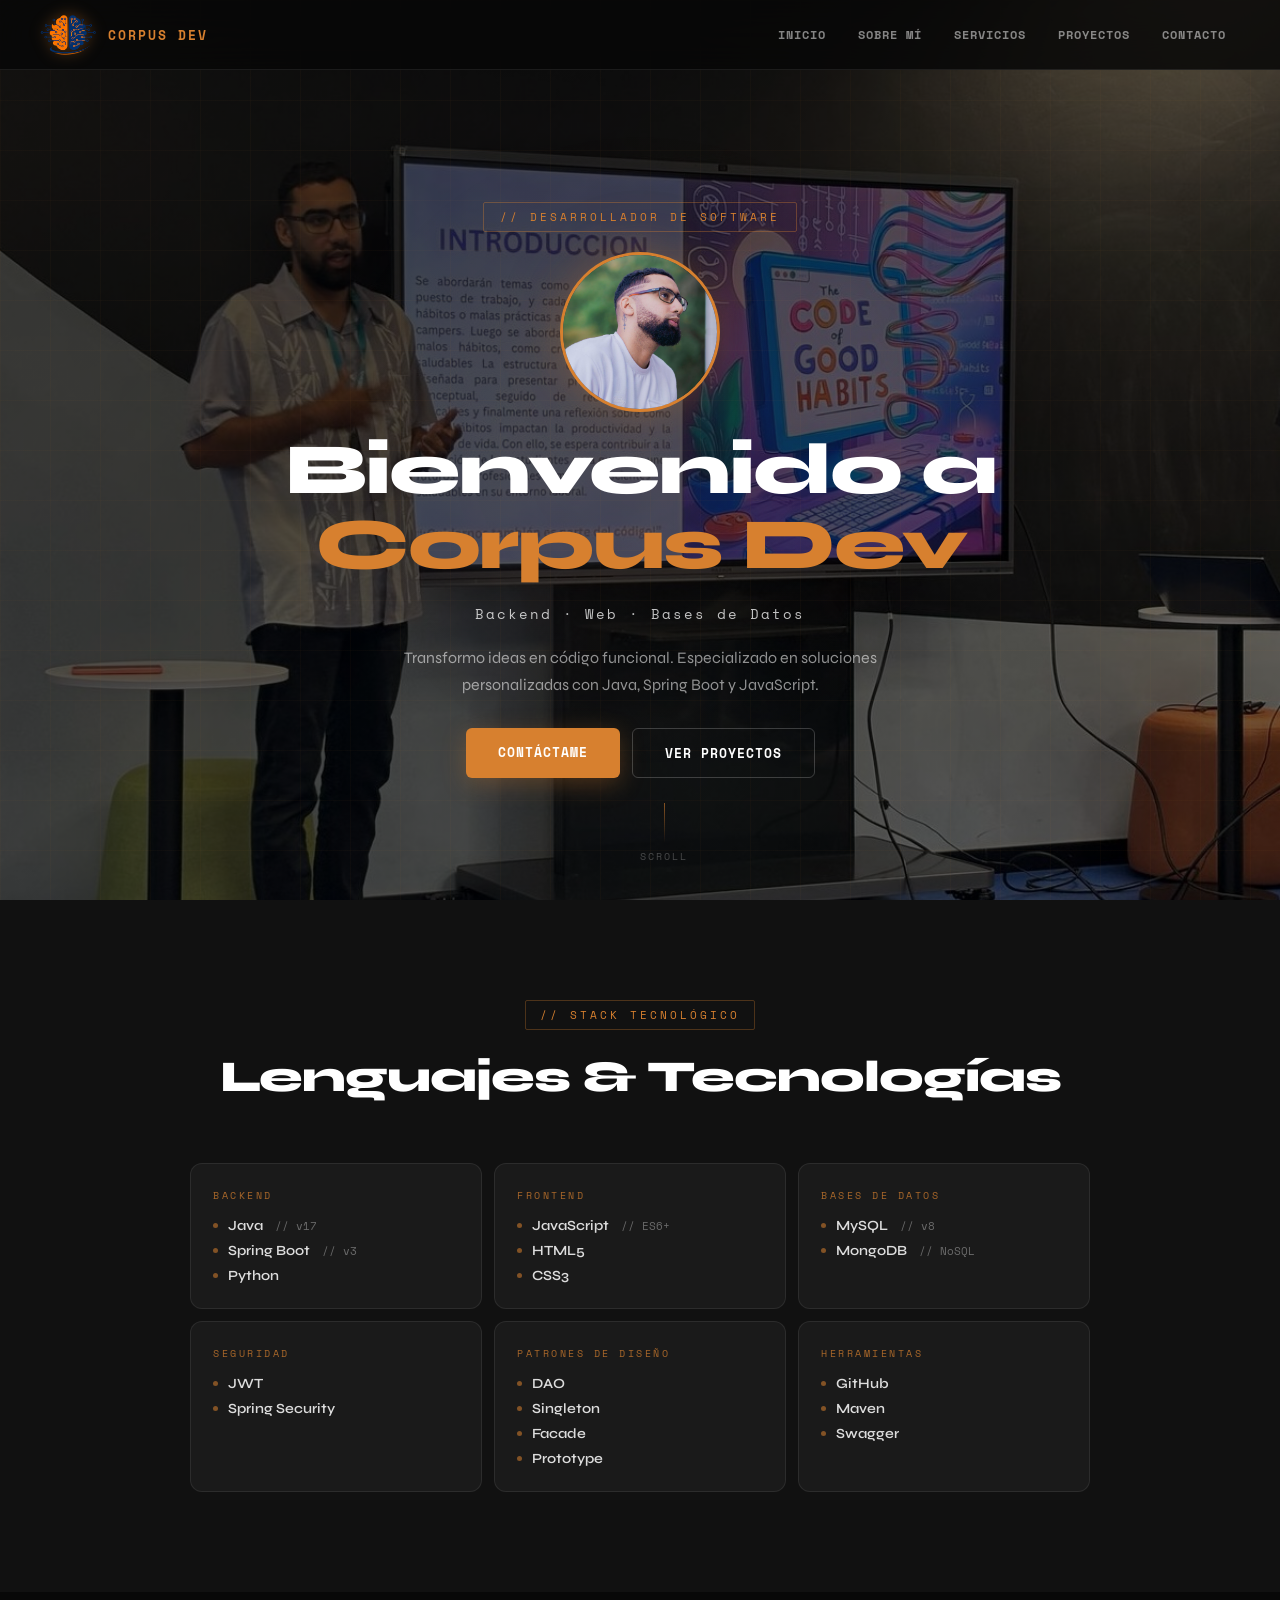
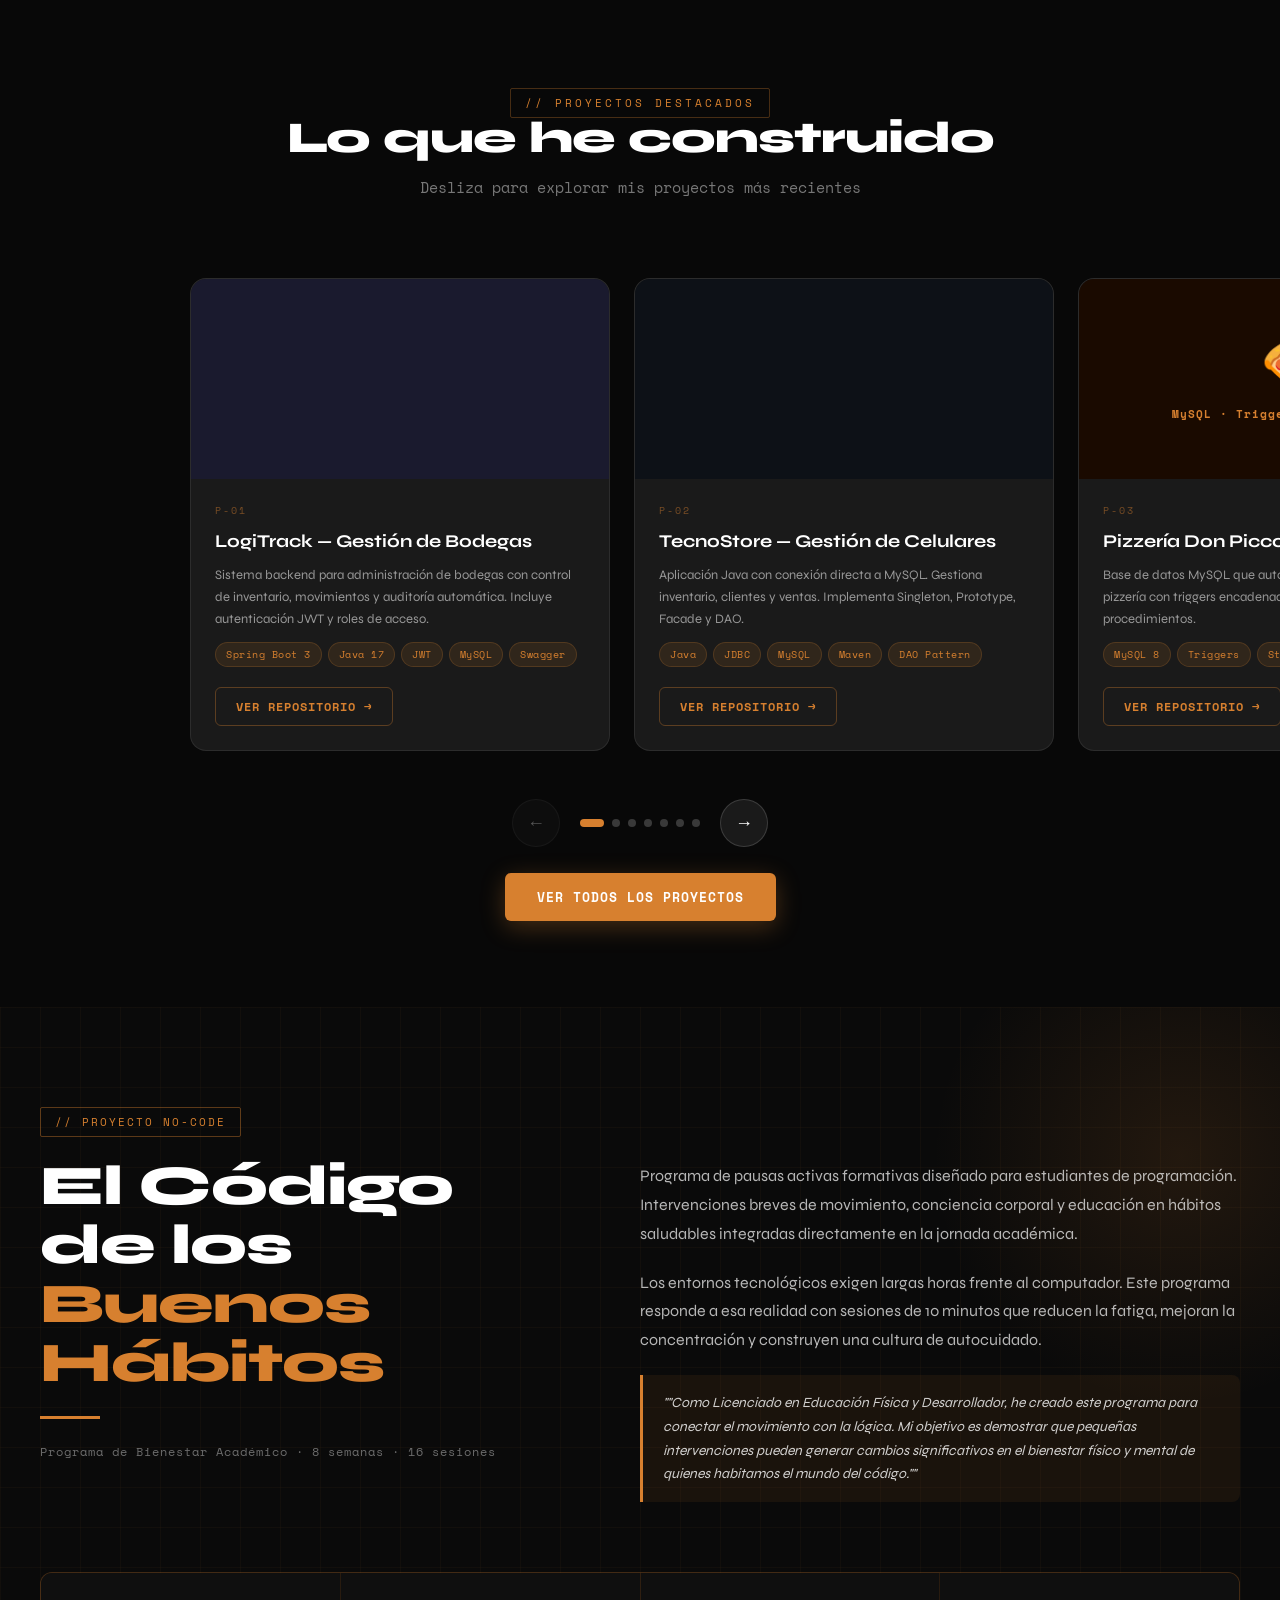
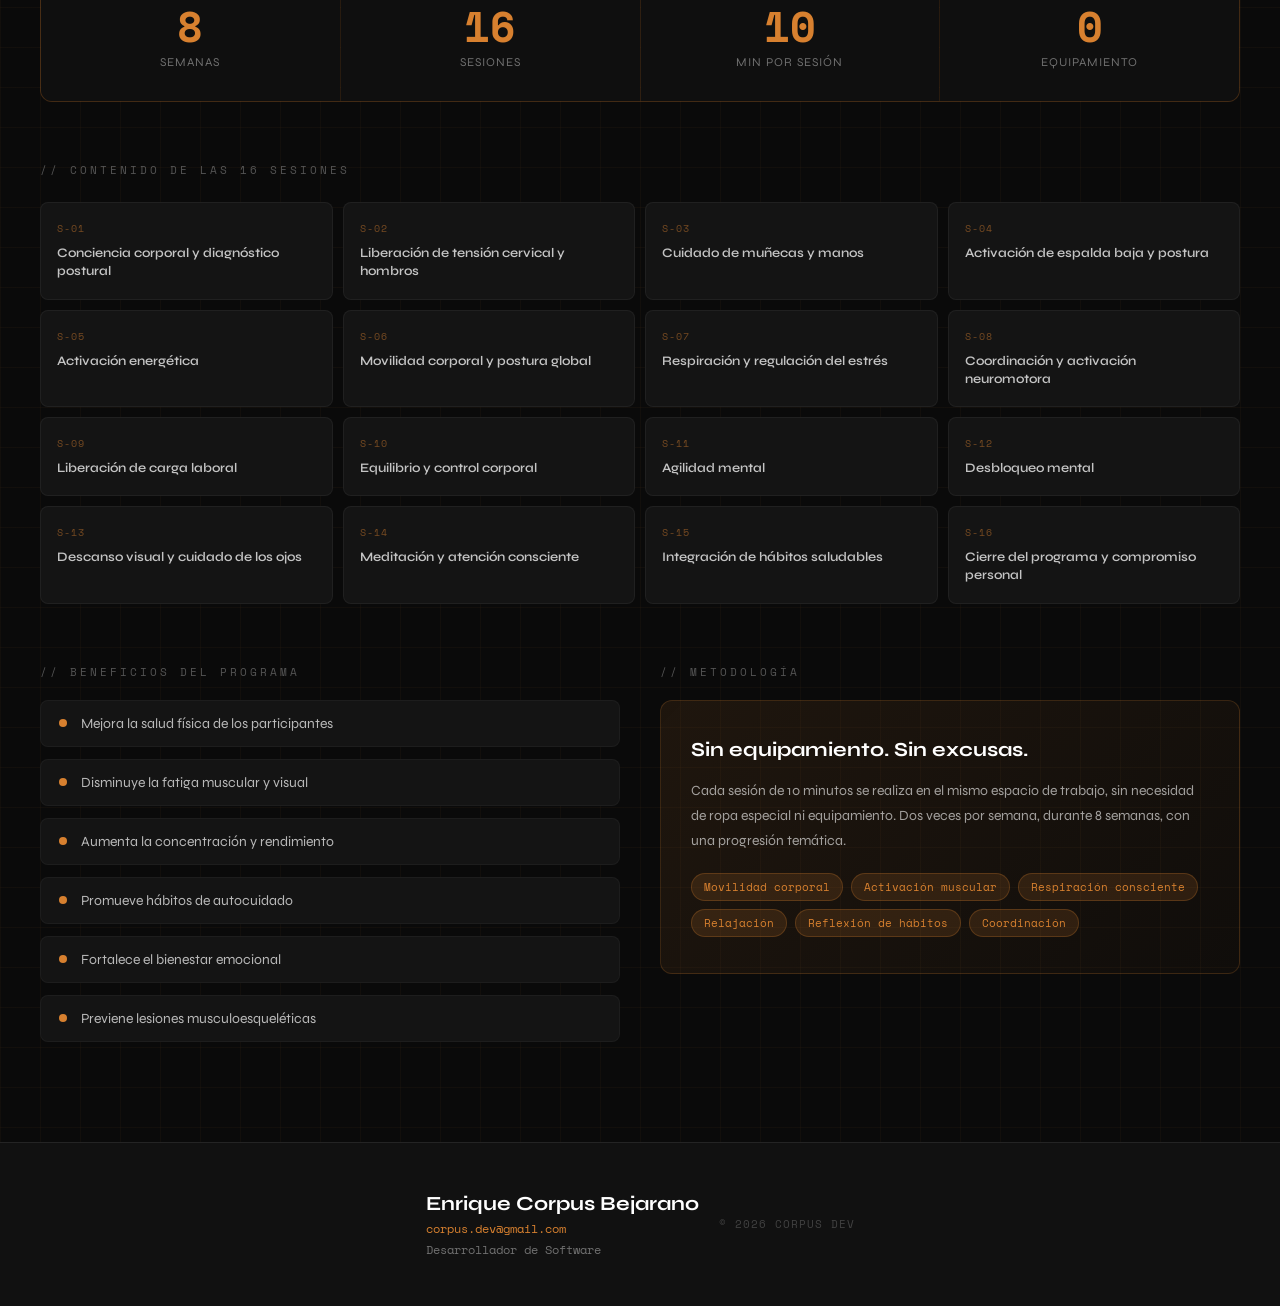
<file: index.html>
<!DOCTYPE html>
<html lang="es">
<head>
    <meta charset="UTF-8">
    <meta name="viewport" content="width=device-width, initial-scale=1.0">
    <title>Portafolio Corpus Dev</title>
    <link rel="icon" type="image/png" href="./img/opcion3.png">
    <link rel="preconnect" href="https://fonts.googleapis.com">
    <link rel="preconnect" href="https://fonts.gstatic.com" crossorigin>
    <link href="https://fonts.googleapis.com/css2?family=Space+Mono:wght@400;700&family=Syne:wght@400;600;700;800&display=swap" rel="stylesheet">
    <style>
        /* ============================================================
           VARIABLES & RESET
        ============================================================ */
        :root {
            --naranja: #d7802f;
            --naranja-vivo: #f09040;
            --negro: #080808;
            --gris-oscuro: #111111;
            --gris-mid: #1a1a1a;
            --gris-borde: rgba(255,255,255,0.08);
            --blanco: #ffffff;
            --blanco-suave: rgba(255,255,255,0.75);
            --font-display: 'Syne', sans-serif;
            --font-mono: 'Space Mono', monospace;
        }

        *, *::before, *::after { box-sizing: border-box; margin: 0; padding: 0; }

        html { scroll-behavior: smooth; }

        body {
            background: var(--negro);
            color: var(--blanco);
            font-family: var(--font-display);
            overflow-x: hidden;
        }

        .container {
            max-width: 1280px;
            margin: 0 auto;
            padding: 0 32px;
        }

        /* ============================================================
           HEADER / NAV
        ============================================================ */
        header {
            position: fixed;
            top: 0; left: 0; right: 0;
            z-index: 100;
            padding: 0 40px;
            height: 70px;
            display: flex;
            align-items: center;
            justify-content: space-between;
            background: rgba(8,8,8,0.85);
            backdrop-filter: blur(20px);
            border-bottom: 1px solid var(--gris-borde);
            transition: background 0.3s;
        }

        .logo-link {
            display: flex;
            align-items: center;
            gap: 12px;
            text-decoration: none;
        }

        .logo-img {
            height: 40px;
            width: auto;
            filter: drop-shadow(0 0 8px rgba(215,128,47,0.4));
            transition: filter 0.3s;
        }

        .logo-img:hover { filter: drop-shadow(0 0 14px rgba(215,128,47,0.8)); }

        .logo-texto {
            font-family: var(--font-mono);
            font-size: 13px;
            font-weight: 700;
            color: var(--naranja);
            letter-spacing: 2px;
        }

        header nav {
            display: flex;
            align-items: center;
            gap: 4px;
        }

        header nav a {
            font-family: var(--font-mono);
            font-size: 12px;
            font-weight: 700;
            color: rgba(255,255,255,0.5);
            text-decoration: none;
            padding: 8px 14px;
            border-radius: 6px;
            letter-spacing: 1px;
            text-transform: uppercase;
            transition: color 0.2s, background 0.2s;
        }

        header nav a:hover {
            color: var(--naranja);
            background: rgba(215,128,47,0.08);
        }

        /* ---- HAMBURGER ---- */
        .hamburger {
            display: none;
            flex-direction: column;
            justify-content: center;
            gap: 5px;
            width: 40px;
            height: 40px;
            background: none;
            border: 1px solid var(--gris-borde);
            border-radius: 8px;
            cursor: pointer;
            padding: 8px;
            transition: border-color 0.2s;
            z-index: 101;
        }

        .hamburger:hover { border-color: rgba(215,128,47,0.5); }

        .hamburger span {
            display: block;
            height: 2px;
            background: var(--blanco);
            border-radius: 2px;
            transition: transform 0.3s, opacity 0.3s, background 0.2s;
        }

        .hamburger.open span:nth-child(1) { transform: translateY(7px) rotate(45deg); background: var(--naranja); }
        .hamburger.open span:nth-child(2) { opacity: 0; }
        .hamburger.open span:nth-child(3) { transform: translateY(-7px) rotate(-45deg); background: var(--naranja); }

        /* ---- MOBILE MENU ---- */
        .mobile-menu {
            display: none;
            position: fixed;
            top: 70px; left: 0; right: 0;
            background: rgba(8,8,8,0.97);
            backdrop-filter: blur(20px);
            border-bottom: 1px solid var(--gris-borde);
            padding: 20px 24px 28px;
            flex-direction: column;
            gap: 4px;
            z-index: 99;
            transform: translateY(-10px);
            opacity: 0;
            transition: transform 0.3s, opacity 0.3s;
        }

        .mobile-menu.open {
            display: flex;
            transform: translateY(0);
            opacity: 1;
        }

        .mobile-menu a {
            font-family: var(--font-mono);
            font-size: 13px;
            font-weight: 700;
            color: rgba(255,255,255,0.6);
            text-decoration: none;
            padding: 14px 16px;
            border-radius: 8px;
            letter-spacing: 1px;
            text-transform: uppercase;
            border: 1px solid transparent;
            transition: color 0.2s, border-color 0.2s, background 0.2s;
        }

        .mobile-menu a:hover {
            color: var(--naranja);
            border-color: rgba(215,128,47,0.25);
            background: rgba(215,128,47,0.06);
        }

        /* ============================================================
           HERO / PERFIL
        ============================================================ */
        #perfil {
            min-height: 100vh;
            display: flex;
            align-items: center;
            justify-content: center;
            text-align: center;
            position: relative;
            overflow: hidden;
            background-image:
                linear-gradient(135deg, rgba(0,0,0,0.75), rgba(0,0,0,0.55)),
                url(./img/portada.jpeg);
            background-repeat: no-repeat;
            background-size: cover;
            background-position: center top;
            background-attachment: fixed;
        }

        #perfil::before {
            content: '';
            position: absolute;
            inset: 0;
            background-image:
                linear-gradient(rgba(215,128,47,0.03) 1px, transparent 1px),
                linear-gradient(90deg, rgba(215,128,47,0.03) 1px, transparent 1px);
            background-size: 50px 50px;
            pointer-events: none;
        }

        #perfil::after {
            content: '';
            position: absolute;
            top: 50%; left: 50%;
            transform: translate(-50%, -50%);
            width: 700px; height: 700px;
            background: radial-gradient(circle, rgba(215,128,47,0.07) 0%, transparent 65%);
            pointer-events: none;
        }

        .perfil-inner {
            position: relative;
            z-index: 1;
            display: flex;
            flex-direction: column;
            align-items: center;
            gap: 20px;
            padding-top: 80px;
        }

        .perfil-badge {
            font-family: var(--font-mono);
            font-size: 11px;
            color: var(--naranja);
            letter-spacing: 3px;
            text-transform: uppercase;
            border: 1px solid rgba(215,128,47,0.35);
            padding: 6px 16px;
            border-radius: 2px;
            animation: fadeDown 0.8s ease both;
        }

        .perfil-imagen {
            width: 160px;
            height: 160px;
            border-radius: 50%;
            object-fit: cover;
            border: 3px solid var(--naranja);
            box-shadow: 0 0 40px rgba(215,128,47,0.25), 0 0 80px rgba(215,128,47,0.1);
            animation: fadeDown 0.8s 0.1s ease both;
            transition: box-shadow 0.3s, transform 0.3s;
        }

        .perfil-imagen:hover {
            transform: scale(1.05);
            box-shadow: 0 0 60px rgba(215,128,47,0.4), 0 0 100px rgba(215,128,47,0.15);
        }

        #perfil h1 {
            font-size: clamp(42px, 7vw, 72px);
            font-weight: 800;
            line-height: 1.05;
            letter-spacing: -2px;
            animation: fadeDown 0.8s 0.2s ease both;
        }

        #perfil h1 span { color: var(--naranja); }

        .subtitulo {
            font-family: var(--font-mono);
            font-size: 14px;
            color: var(--blanco-suave);
            letter-spacing: 2px;
            animation: fadeDown 0.8s 0.3s ease both;
        }

        .descripcion-perfil {
            max-width: 520px;
            font-size: 16px;
            color: rgba(255,255,255,0.55);
            line-height: 1.7;
            animation: fadeDown 0.8s 0.4s ease both;
        }

        .perfil-ctas {
            display: flex;
            gap: 12px;
            margin-top: 10px;
            flex-wrap: wrap;
            justify-content: center;
            animation: fadeDown 0.8s 0.5s ease both;
        }

        .btn-primary {
            background: var(--naranja);
            color: #fff;
            font-family: var(--font-mono);
            font-size: 13px;
            font-weight: 700;
            letter-spacing: 1px;
            text-transform: uppercase;
            text-decoration: none;
            padding: 14px 32px;
            border-radius: 6px;
            border: none;
            cursor: pointer;
            transition: background 0.2s, transform 0.2s, box-shadow 0.2s;
            box-shadow: 0 6px 24px rgba(215,128,47,0.3);
        }

        .btn-primary:hover {
            background: var(--naranja-vivo);
            transform: translateY(-3px);
            box-shadow: 0 12px 36px rgba(215,128,47,0.5);
        }

        .btn-outline {
            background: transparent;
            color: var(--blanco);
            font-family: var(--font-mono);
            font-size: 13px;
            font-weight: 700;
            letter-spacing: 1px;
            text-transform: uppercase;
            text-decoration: none;
            padding: 14px 32px;
            border-radius: 6px;
            border: 1px solid rgba(255,255,255,0.2);
            transition: border-color 0.2s, color 0.2s, transform 0.2s;
        }

        .btn-outline:hover {
            border-color: var(--naranja);
            color: var(--naranja);
            transform: translateY(-3px);
        }

        .scroll-hint {
            position: absolute;
            bottom: 36px;
            left: 50%;
            transform: translateX(-50%);
            display: flex;
            flex-direction: column;
            align-items: center;
            gap: 6px;
            animation: fadeDown 1s 0.8s ease both;
        }

        .scroll-hint span {
            font-family: var(--font-mono);
            font-size: 10px;
            color: rgba(255,255,255,0.25);
            letter-spacing: 2px;
            text-transform: uppercase;
        }

        .scroll-line {
            width: 1px;
            height: 40px;
            background: linear-gradient(to bottom, rgba(215,128,47,0.6), transparent);
            animation: scrollPulse 2s infinite;
        }

        /* ============================================================
           SECCIÓN: HÁBITOS
        ============================================================ */
        #habitos-section {
            position: relative;
            background: #0a0a0a;
            overflow: hidden;
            padding: 100px 20px;
        }

        #habitos-section::before {
            content: '';
            position: absolute;
            inset: 0;
            background-image:
                linear-gradient(rgba(215,128,47,0.04) 1px, transparent 1px),
                linear-gradient(90deg, rgba(215,128,47,0.04) 1px, transparent 1px);
            background-size: 40px 40px;
            pointer-events: none;
        }

        #habitos-section::after {
            content: '';
            position: absolute;
            top: -100px; right: -150px;
            width: 500px; height: 500px;
            background: radial-gradient(circle, rgba(215,128,47,0.12) 0%, transparent 70%);
            pointer-events: none;
        }

        .habitos-inner { max-width: 1200px; margin: 0 auto; position: relative; z-index: 1; }

        .habitos-top { display: flex; align-items: flex-start; gap: 60px; margin-bottom: 70px; }

        .habitos-badge {
            display: inline-block;
            font-family: var(--font-mono);
            font-size: 11px;
            color: var(--naranja);
            border: 1px solid rgba(215,128,47,0.4);
            padding: 6px 14px;
            border-radius: 2px;
            letter-spacing: 2px;
            text-transform: uppercase;
            margin-bottom: 20px;
        }

        .habitos-titulo-bloque { flex: 0 0 45%; }

        .habitos-titulo {
            font-family: var(--font-display);
            font-size: clamp(36px, 5vw, 56px);
            font-weight: 800;
            color: white;
            line-height: 1.05;
            letter-spacing: -1px;
        }

        .habitos-titulo span { color: var(--naranja); display: block; }

        .habitos-linea { width: 60px; height: 3px; background: var(--naranja); margin: 24px 0; }

        .habitos-tag-tipo {
            font-family: var(--font-mono);
            font-size: 12px;
            color: rgba(255,255,255,0.4);
            letter-spacing: 1px;
        }

        .habitos-desc-bloque { flex: 1; padding-top: 55px; }

        .habitos-desc { font-size: 16px; color: rgba(255,255,255,0.7); line-height: 1.8; margin-bottom: 20px; }

        .habitos-objetivo {
            background: rgba(215,128,47,0.08);
            border-left: 3px solid var(--naranja);
            padding: 16px 20px;
            border-radius: 0 8px 8px 0;
            font-size: 14px;
            color: rgba(255,255,255,0.8);
            line-height: 1.7;
            font-style: italic;
        }

        .habitos-stats {
            display: grid;
            grid-template-columns: repeat(4, 1fr);
            gap: 1px;
            background: rgba(215,128,47,0.15);
            border: 1px solid rgba(215,128,47,0.15);
            border-radius: 12px;
            overflow: hidden;
            margin-bottom: 60px;
        }

        .stat-item { background: #0f0f0f; padding: 32px 24px; text-align: center; transition: background 0.3s; }
        .stat-item:hover { background: rgba(215,128,47,0.06); }

        .stat-numero {
            font-family: var(--font-mono);
            font-size: 42px;
            font-weight: 700;
            color: var(--naranja);
            line-height: 1;
            margin-bottom: 8px;
        }

        .stat-label { font-size: 12px; color: rgba(255,255,255,0.4); letter-spacing: 1px; text-transform: uppercase; }

        .habitos-sesiones-titulo {
            font-family: var(--font-mono);
            font-size: 11px;
            color: rgba(255,255,255,0.3);
            letter-spacing: 3px;
            text-transform: uppercase;
            margin-bottom: 24px;
        }

        .sesiones-grid {
            display: grid;
            grid-template-columns: repeat(4, 1fr);
            gap: 10px;
            margin-bottom: 60px;
        }

        .sesion-item {
            background: #141414;
            border: 1px solid rgba(255,255,255,0.05);
            border-radius: 8px;
            padding: 18px 16px;
            transition: all 0.3s;
            cursor: default;
            position: relative;
            overflow: hidden;
        }

        .sesion-item::before {
            content: '';
            position: absolute;
            inset: 0;
            background: linear-gradient(135deg, rgba(215,128,47,0.06), transparent);
            opacity: 0;
            transition: opacity 0.3s;
        }

        .sesion-item:hover { border-color: rgba(215,128,47,0.35); transform: translateY(-3px); }
        .sesion-item:hover::before { opacity: 1; }

        .sesion-num {
            font-family: var(--font-mono);
            font-size: 10px;
            color: rgba(215,128,47,0.5);
            letter-spacing: 1px;
            margin-bottom: 8px;
        }

        .sesion-nombre { font-size: 13px; color: rgba(255,255,255,0.75); font-weight: 600; line-height: 1.4; }

        .habitos-bottom { display: grid; grid-template-columns: 1fr 1fr; gap: 40px; align-items: start; }

        .beneficios-titulo {
            font-family: var(--font-mono);
            font-size: 11px;
            color: rgba(255,255,255,0.3);
            letter-spacing: 3px;
            text-transform: uppercase;
            margin-bottom: 20px;
        }

        .beneficios-lista { display: flex; flex-direction: column; gap: 12px; }

        .beneficio-item {
            display: flex;
            align-items: center;
            gap: 14px;
            padding: 14px 18px;
            background: #141414;
            border-radius: 8px;
            border: 1px solid rgba(255,255,255,0.04);
            font-size: 14px;
            color: rgba(255,255,255,0.7);
            transition: all 0.25s;
        }

        .beneficio-item:hover { border-color: rgba(215,128,47,0.3); color: white; transform: translateX(6px); }

        .beneficio-dot { width: 8px; height: 8px; border-radius: 50%; background: var(--naranja); flex-shrink: 0; }

        .metodologia-box {
            background: linear-gradient(135deg, rgba(215,128,47,0.1), rgba(215,128,47,0.03));
            border: 1px solid rgba(215,128,47,0.2);
            border-radius: 12px;
            padding: 36px 30px;
        }

        .metodologia-box h3 { font-size: 20px; font-weight: 700; color: white; margin-bottom: 16px; }

        .metodologia-box p { font-size: 14px; color: rgba(255,255,255,0.6); line-height: 1.8; margin-bottom: 20px; }

        .metodologia-tags { display: flex; flex-wrap: wrap; gap: 8px; }

        .met-tag {
            font-family: var(--font-mono);
            font-size: 11px;
            background: rgba(215,128,47,0.15);
            color: var(--naranja);
            padding: 5px 12px;
            border-radius: 20px;
            border: 1px solid rgba(215,128,47,0.25);
        }

        /* ============================================================
           SECCIÓN: LENGUAJES / STACK
        ============================================================ */
        #lenguajes {
            padding: 100px 20px;
            background: var(--gris-oscuro);
            display: flex;
            flex-direction: column;
            align-items: center;
        }

        .section-label {
            font-family: var(--font-mono);
            font-size: 11px;
            color: var(--naranja);
            letter-spacing: 3px;
            text-transform: uppercase;
            border: 1px solid rgba(215,128,47,0.3);
            padding: 6px 14px;
            border-radius: 2px;
            margin-bottom: 20px;
        }

        #lenguajes h2 {
            font-size: clamp(28px, 4vw, 44px);
            font-weight: 800;
            margin-bottom: 60px;
            text-align: center;
            letter-spacing: -1px;
        }

        .stack-grid {
            display: grid;
            grid-template-columns: repeat(3, 1fr);
            gap: 12px;
            max-width: 900px;
            width: 100%;
        }

        .stack-card {
            background: var(--gris-mid);
            border: 1px solid var(--gris-borde);
            border-radius: 12px;
            padding: 24px 22px;
            transition: border-color 0.25s, background 0.25s, transform 0.25s;
            position: relative;
            overflow: hidden;
        }

        .stack-card::before {
            content: '';
            position: absolute;
            top: 0; left: 0;
            width: 3px;
            height: 0;
            background: var(--naranja);
            border-radius: 0 0 3px 0;
            transition: height 0.3s;
        }

        .stack-card:hover {
            border-color: rgba(215,128,47,0.3);
            background: #1f1f1f;
            transform: translateY(-4px);
        }

        .stack-card:hover::before { height: 100%; }

        .stack-cat {
            font-family: var(--font-mono);
            font-size: 10px;
            letter-spacing: 2.5px;
            text-transform: uppercase;
            color: var(--naranja);
            opacity: 0.75;
            margin-bottom: 14px;
        }

        .stack-items {
            display: flex;
            flex-direction: column;
            gap: 8px;
        }

        .stack-item {
            display: flex;
            align-items: center;
            gap: 10px;
            font-size: 14px;
            font-weight: 600;
            color: rgba(255,255,255,0.85);
            font-family: var(--font-display);
        }

        .stack-item::before {
            content: '';
            width: 5px;
            height: 5px;
            border-radius: 50%;
            background: var(--naranja);
            flex-shrink: 0;
            opacity: 0.55;
        }

        .stack-item .sub {
            font-size: 11px;
            font-weight: 400;
            color: rgba(255,255,255,0.35);
            font-family: var(--font-mono);
            margin-left: 2px;
        }

        /* ============================================================
           SECCIÓN: PROYECTOS DESTACADOS — CARRUSEL
        ============================================================ */
        #proyecto {
            padding: 100px 0;
            background: var(--negro);
            overflow: hidden;
        }

        .proyectos-header {
            text-align: center;
            margin-bottom: 64px;
            padding: 0 32px;
        }

        .proyectos-header h2 {
            font-size: clamp(28px, 4vw, 44px);
            font-weight: 800;
            letter-spacing: -1px;
            margin-bottom: 12px;
        }

        .proyectos-header p {
            font-size: 15px;
            color: rgba(255,255,255,0.45);
            font-family: var(--font-mono);
        }

        .carrusel-wrapper { position: relative; }

        .carrusel-track-outer {
            overflow: hidden;
            padding: 16px 0 40px;
        }

        .carrusel-track {
            display: flex;
            gap: 24px;
            transition: transform 0.5s cubic-bezier(0.25, 0.46, 0.45, 0.94);
            will-change: transform;
            padding: 0 calc((100vw - 900px) / 2);
        }

        .proyecto-card {
            flex: 0 0 420px;
            background: var(--gris-mid);
            border: 1px solid var(--gris-borde);
            border-radius: 16px;
            overflow: hidden;
            transition: border-color 0.3s, box-shadow 0.3s, transform 0.3s;
            display: flex;
            flex-direction: column;
        }

        .proyecto-card:hover {
            border-color: rgba(215,128,47,0.35);
            box-shadow: 0 24px 60px rgba(0,0,0,0.5);
            transform: translateY(-6px);
        }

        .proyecto-imagen-box {
            width: 100%;
            height: 200px;
            display: flex;
            flex-direction: column;
            align-items: center;
            justify-content: center;
            gap: 8px;
            font-size: 52px;
            position: relative;
            overflow: hidden;
        }

        .proyecto-imagen-box img {
            width: 100%;
            height: 100%;
            object-fit: cover;
        }

        .proyecto-stack {
            font-family: var(--font-mono);
            font-size: 11px;
            color: var(--naranja);
            font-weight: 700;
            letter-spacing: 1px;
        }

        .proyecto-contenido {
            padding: 24px;
            display: flex;
            flex-direction: column;
            gap: 12px;
            flex: 1;
        }

        .proyecto-num {
            font-family: var(--font-mono);
            font-size: 10px;
            color: rgba(215,128,47,0.5);
            letter-spacing: 2px;
        }

        .proyecto-titulo {
            font-size: 18px;
            font-weight: 700;
            color: var(--blanco);
            margin: 0;
        }

        .proyecto-descripcion {
            font-size: 13px;
            color: rgba(255,255,255,0.55);
            line-height: 1.7;
            flex: 1;
        }

        .proyecto-tecnologias {
            display: flex;
            flex-wrap: wrap;
            gap: 6px;
        }

        .tech-badge {
            font-family: var(--font-mono);
            font-size: 10px;
            background: rgba(215,128,47,0.12);
            color: var(--naranja);
            padding: 4px 10px;
            border-radius: 20px;
            border: 1px solid rgba(215,128,47,0.2);
            letter-spacing: 0.5px;
        }

        .proyecto-link {
            display: inline-flex;
            align-items: center;
            gap: 8px;
            margin-top: 8px;
            font-family: var(--font-mono);
            font-size: 12px;
            font-weight: 700;
            letter-spacing: 1px;
            text-transform: uppercase;
            text-decoration: none;
            color: var(--naranja);
            border: 1px solid rgba(215,128,47,0.35);
            padding: 10px 20px;
            border-radius: 6px;
            transition: background 0.2s, color 0.2s;
            width: fit-content;
        }

        .proyecto-link:hover {
            background: var(--naranja);
            color: white;
        }

        .carrusel-controles {
            display: flex;
            align-items: center;
            justify-content: center;
            gap: 20px;
            padding: 0 32px;
            margin-top: 8px;
        }

        .carr-btn {
            width: 48px;
            height: 48px;
            border-radius: 50%;
            border: 1px solid rgba(255,255,255,0.15);
            background: var(--gris-mid);
            color: var(--blanco);
            font-size: 18px;
            cursor: pointer;
            display: flex;
            align-items: center;
            justify-content: center;
            transition: all 0.2s;
        }

        .carr-btn:hover {
            border-color: var(--naranja);
            color: var(--naranja);
            background: rgba(215,128,47,0.08);
        }

        .carr-btn:disabled { opacity: 0.3; cursor: not-allowed; }

        .carrusel-dots {
            display: flex;
            gap: 8px;
            align-items: center;
        }

        .carr-dot {
            width: 8px; height: 8px;
            border-radius: 50%;
            background: rgba(255,255,255,0.2);
            border: none;
            cursor: pointer;
            transition: all 0.2s;
            padding: 0;
        }

        .carr-dot.active {
            background: var(--naranja);
            width: 24px;
            border-radius: 4px;
        }

        .ver-todos-wrap {
            text-align: center;
            margin-top: 40px;
        }

        /* ============================================================
           FOOTER / CONTACTO
        ============================================================ */
        #contacto {
            background: var(--gris-oscuro);
            border-top: 1px solid var(--gris-borde);
            padding: 48px 32px;
            display: flex;
            align-items: center;
            justify-content: center;
        }

        #contacto .container {
            display: flex;
            justify-content: space-between;
            align-items: center;
            flex-wrap: wrap;
            gap: 20px;
        }

        .contacto-info-footer {
            display: flex;
            flex-direction: column;
            gap: 4px;
        }

        .contacto-info-footer h2 {
            font-size: 20px;
            font-weight: 700;
        }

        .contacto-info-footer p {
            font-family: var(--font-mono);
            font-size: 12px;
            color: rgba(255,255,255,0.4);
        }

        .contacto-info-footer a {
            font-family: var(--font-mono);
            font-size: 12px;
            color: var(--naranja);
            text-decoration: none;
        }

        .footer-copy {
            font-family: var(--font-mono);
            font-size: 11px;
            color: rgba(255,255,255,0.2);
            letter-spacing: 1px;
        }

        /* ============================================================
           ANIMACIONES
        ============================================================ */
        @keyframes fadeDown {
            from { opacity: 0; transform: translateY(-16px); }
            to   { opacity: 1; transform: translateY(0); }
        }

        @keyframes scrollPulse {
            0%, 100% { opacity: 0.4; transform: scaleY(1); }
            50%       { opacity: 1;   transform: scaleY(1.15); }
        }

        /* ============================================================
           RESPONSIVE
        ============================================================ */

        /* ---- Tablets grandes (≤ 960px) ---- */
        @media (max-width: 960px) {
            .carrusel-track { padding: 0 20px; }
            .proyecto-card { flex: 0 0 340px; }
        }

        /* ---- Tablets (≤ 900px) ---- */
        @media (max-width: 900px) {
            header { padding: 0 20px; }

            /* Ocultar nav desktop, mostrar hamburguesa */
            header nav { display: none; }
            .hamburger { display: flex; }

            .habitos-top { flex-direction: column; gap: 30px; }
            .habitos-titulo-bloque { flex: none; }
            .habitos-desc-bloque { padding-top: 0; }
            .habitos-stats { grid-template-columns: repeat(2, 1fr); }
            .sesiones-grid { grid-template-columns: repeat(2, 1fr); }
            .habitos-bottom { grid-template-columns: 1fr; }
        }

        /* ---- Tablets medianas (≤ 768px) ---- */
        @media (max-width: 768px) {
            /* Quitar fixed background en iOS Safari */
            #perfil { background-attachment: scroll; }

            /* Ocultar logo texto para ganar espacio */
            .logo-texto { display: none; }

            .stack-grid { grid-template-columns: repeat(2, 1fr); }
        }

        /* ---- Móviles (≤ 600px) ---- */
        @media (max-width: 600px) {
            .sesiones-grid { grid-template-columns: 1fr; }
            .stat-numero { font-size: 32px; }
            .proyecto-card { flex: 0 0 290px; }
            .carrusel-track { padding: 0 16px; }

            .perfil-imagen { width: 130px; height: 130px; }
            .descripcion-perfil { font-size: 15px; padding: 0 8px; }

            .btn-primary, .btn-outline { padding: 13px 22px; font-size: 12px; }
        }

        /* ---- Móviles pequeños (≤ 400px) ---- */
        @media (max-width: 400px) {
            .stat-numero { font-size: 28px; }
            .stack-grid { grid-template-columns: 1fr; }
            .habitos-titulo { font-size: 32px; }
        }
    </style>
</head>
<body>

    <!-- HEADER -->
    <header>
        <a href="./index.html" class="logo-link">
            <img src="./img/opcion3.png" alt="Corpus Dev Logo" class="logo-img">
            <span class="logo-texto">CORPUS DEV</span>
        </a>
        <nav>
            <a href="./index.html">Inicio</a>
            <a href="./pages/sobre_nosotros.html">Sobre Mí</a>
            <a href="./pages/servicios.html">Servicios</a>
            <a href="./pages/proyectos.html">Proyectos</a>
            <a href="./pages/contacto.html">Contacto</a>
        </nav>
        <button class="hamburger" id="hamburger" aria-label="Abrir menú">
            <span></span>
            <span></span>
            <span></span>
        </button>
    </header>

    <!-- MENÚ MÓVIL -->
    <nav class="mobile-menu" id="mobileMenu">
        <a href="./index.html" onclick="closeMobileMenu()">Inicio</a>
        <a href="./pages/sobre_nosotros.html" onclick="closeMobileMenu()">Sobre Mí</a>
        <a href="./pages/servicios.html" onclick="closeMobileMenu()">Servicios</a>
        <a href="./pages/proyectos.html" onclick="closeMobileMenu()">Proyectos</a>
        <a href="./pages/contacto.html" onclick="closeMobileMenu()">Contacto</a>
    </nav>

    <!-- HERO -->
    <section id="perfil">
        <div class="perfil-inner">
            <span class="perfil-badge">// Desarrollador de Software</span>
            <img src="./img/perfil.jpg" alt="Enrique Corpus" class="perfil-imagen">
            <h1>Bienvenido a<br><span>Corpus Dev</span></h1>
            <p class="subtitulo">Backend · Web · Bases de Datos</p>
            <p class="descripcion-perfil">Transformo ideas en código funcional. Especializado en soluciones personalizadas con Java, Spring Boot y JavaScript.</p>
            <div class="perfil-ctas">
                <a href="./pages/contacto.html" class="btn-primary">Contáctame</a>
                <a href="./pages/proyectos.html" class="btn-outline">Ver Proyectos</a>
            </div>
        </div>
        <div class="scroll-hint">
            <div class="scroll-line"></div>
            <span>Scroll</span>
        </div>
    </section>

    <!-- STACK POR CATEGORÍA -->
    <section id="lenguajes">
        <span class="section-label">// Stack Tecnológico</span>
        <h2>Lenguajes & Tecnologías</h2>
        <div class="stack-grid">

            <div class="stack-card">
                <p class="stack-cat">Backend</p>
                <div class="stack-items">
                    <span class="stack-item">Java <span class="sub">// v17</span></span>
                    <span class="stack-item">Spring Boot <span class="sub">// v3</span></span>
                    <span class="stack-item">Python</span>
                </div>
            </div>

            <div class="stack-card">
                <p class="stack-cat">Frontend</p>
                <div class="stack-items">
                    <span class="stack-item">JavaScript <span class="sub">// ES6+</span></span>
                    <span class="stack-item">HTML5</span>
                    <span class="stack-item">CSS3</span>
                </div>
            </div>

            <div class="stack-card">
                <p class="stack-cat">Bases de datos</p>
                <div class="stack-items">
                    <span class="stack-item">MySQL <span class="sub">// v8</span></span>
                    <span class="stack-item">MongoDB <span class="sub">// NoSQL</span></span>
                </div>
            </div>

            <div class="stack-card">
                <p class="stack-cat">Seguridad</p>
                <div class="stack-items">
                    <span class="stack-item">JWT</span>
                    <span class="stack-item">Spring Security</span>
                </div>
            </div>

            <div class="stack-card">
                <p class="stack-cat">Patrones de diseño</p>
                <div class="stack-items">
                    <span class="stack-item">DAO</span>
                    <span class="stack-item">Singleton</span>
                    <span class="stack-item">Facade</span>
                    <span class="stack-item">Prototype</span>
                </div>
            </div>

            <div class="stack-card">
                <p class="stack-cat">Herramientas</p>
                <div class="stack-items">
                    <span class="stack-item">GitHub</span>
                    <span class="stack-item">Maven</span>
                    <span class="stack-item">Swagger</span>
                </div>
            </div>

        </div>
    </section>

    <!-- PROYECTOS — CARRUSEL -->
    <section id="proyecto">
        <div class="proyectos-header">
            <span class="section-label">// Proyectos Destacados</span>
            <h2>Lo que he construido</h2>
            <p>Desliza para explorar mis proyectos más recientes</p>
        </div>

        <div class="carrusel-wrapper">
            <div class="carrusel-track-outer">
                <div class="carrusel-track" id="carruselTrack">

                    <!-- P1: LogiTrack -->
                    <div class="proyecto-card">
                        <div class="proyecto-imagen-box" style="background:#1a1a2e;">
                            <video autoplay loop muted playsinline style="width:100%;height:100%;object-fit:cover;"><source src="./img/logitrack.mp4" type="video/mp4"></video>
                            <span class="proyecto-stack">Spring Boot · JWT · MySQL</span>
                        </div>
                        <div class="proyecto-contenido">
                            <span class="proyecto-num">P-01</span>
                            <h3 class="proyecto-titulo">LogiTrack — Gestión de Bodegas</h3>
                            <p class="proyecto-descripcion">Sistema backend para administración de bodegas con control de inventario, movimientos y auditoría automática. Incluye autenticación JWT y roles de acceso.</p>
                            <div class="proyecto-tecnologias">
                                <span class="tech-badge">Spring Boot 3</span>
                                <span class="tech-badge">Java 17</span>
                                <span class="tech-badge">JWT</span>
                                <span class="tech-badge">MySQL</span>
                                <span class="tech-badge">Swagger</span>
                            </div>
                            <a href="https://github.com/kikecorpus1/GestionBodegas_SpringBoot" class="proyecto-link" target="_blank">Ver Repositorio →</a>
                        </div>
                    </div>

                    <!-- P2: TecnoStore -->
                    <div class="proyecto-card">
                        <div class="proyecto-imagen-box" style="background:#0d1117;">
                           <video autoplay loop muted playsinline style="width:100%;height:100%;object-fit:cover;"><source src="./img/ventasCelular.mp4" type="video/mp4"></video>
                            <span class="proyecto-stack">Java · JDBC · MySQL</span>
                        </div>
                        <div class="proyecto-contenido">
                            <span class="proyecto-num">P-02</span>
                            <h3 class="proyecto-titulo">TecnoStore — Gestión de Celulares</h3>
                            <p class="proyecto-descripcion">Aplicación Java con conexión directa a MySQL. Gestiona inventario, clientes y ventas. Implementa Singleton, Prototype, Facade y DAO.</p>
                            <div class="proyecto-tecnologias">
                                <span class="tech-badge">Java</span>
                                <span class="tech-badge">JDBC</span>
                                <span class="tech-badge">MySQL</span>
                                <span class="tech-badge">Maven</span>
                                <span class="tech-badge">DAO Pattern</span>
                            </div>
                            <a href="https://github.com/kikecorpus1/GestionVentaDeCelulares_Java" class="proyecto-link" target="_blank">Ver Repositorio →</a>
                        </div>
                    </div>

                    <!-- P3: Pizzería Don Piccolo -->
                    <div class="proyecto-card">
                        <div class="proyecto-imagen-box" style="background:#1a0a00;">
                            <span>🍕</span>
                            <span class="proyecto-stack">MySQL · Triggers · Procedures</span>
                        </div>
                        <div class="proyecto-contenido">
                            <span class="proyecto-num">P-03</span>
                            <h3 class="proyecto-titulo">Pizzería Don Piccolo — BD Relacional</h3>
                            <p class="proyecto-descripcion">Base de datos MySQL que automatiza operaciones de una pizzería con triggers encadenados, funciones almacenadas y procedimientos.</p>
                            <div class="proyecto-tecnologias">
                                <span class="tech-badge">MySQL 8</span>
                                <span class="tech-badge">Triggers</span>
                                <span class="tech-badge">Stored Procedures</span>
                                <span class="tech-badge">Views</span>
                            </div>
                            <a href="https://github.com/kikecorpus1/PizzeriaDonPiccolo_MYSQL" class="proyecto-link" target="_blank">Ver Repositorio →</a>
                        </div>
                    </div>

                    <!-- P4: Campus Music -->
                    <div class="proyecto-card">
                        <div class="proyecto-imagen-box" style="background:#0a1a0a;">
                            <span>🎵</span>
                            <span class="proyecto-stack">MongoDB · Aggregation · ACID</span>
                        </div>
                        <div class="proyecto-contenido">
                            <span class="proyecto-num">P-04</span>
                            <h3 class="proyecto-titulo">Campus Music — BD NoSQL</h3>
                            <p class="proyecto-descripcion">Sistema MongoDB para escuelas de música con Aggregation Pipeline, transacciones ACID multi-documento y control de acceso por roles.</p>
                            <div class="proyecto-tecnologias">
                                <span class="tech-badge">MongoDB</span>
                                <span class="tech-badge">Aggregation</span>
                                <span class="tech-badge">ACID</span>
                                <span class="tech-badge">JSON Schema</span>
                            </div>
                            <a href="https://github.com/kikecorpus1/CampusMusic_MongoDB" class="proyecto-link" target="_blank">Ver Repositorio →</a>
                        </div>
                    </div>

                    <!-- P5: Poker -->
                    <div class="proyecto-card">
                        <div class="proyecto-imagen-box" style="background:#1a0520;">
                             <video autoplay loop muted playsinline style="width:100%;height:100%;object-fit:cover;"><source src="./img/poker.mp4" type="video/mp4"></video>
                            <span class="proyecto-stack">JavaScript · HTML · CSS</span>
                        </div>
                        <div class="proyecto-contenido">
                            <span class="proyecto-num">P-05</span>
                            <h3 class="proyecto-titulo">Juego de Poker</h3>
                            <p class="proyecto-descripcion">Juego interactivo con lógica completa de evaluación de manos, gestión de apuestas y flujo de partida en JavaScript vanilla.</p>
                            <div class="proyecto-tecnologias">
                                <span class="tech-badge">JavaScript</span>
                                <span class="tech-badge">HTML</span>
                                <span class="tech-badge">CSS</span>
                            </div>
                            <a href="https://kikecorpus1.github.io/JuegoDePoker_JavaScript" class="proyecto-link" target="_blank">Ver Proyecto →</a>
                        </div>
                    </div>

                    <!-- P6: Pokémon -->
                    <div class="proyecto-card">
                        <div class="proyecto-imagen-box" style="background:#1a1400;">
                            <video autoplay loop muted playsinline style="width:100%;height:100%;object-fit:cover;"><source src="./img/pokemon.mp4" type="video/mp4"></video>
                            <span class="proyecto-stack">JavaScript · REST API</span>
                        </div>
                        <div class="proyecto-contenido">
                            <span class="proyecto-num">P-06</span>
                            <h3 class="proyecto-titulo">Buscador de Pokémon</h3>
                            <p class="proyecto-descripcion">Consume la PokéAPI en tiempo real con filtros dinámicos, manejo de promesas y procesamiento asíncrono de datos JSON.</p>
                            <div class="proyecto-tecnologias">
                                <span class="tech-badge">JavaScript</span>
                                <span class="tech-badge">API REST</span>
                                <span class="tech-badge">Async/Await</span>
                            </div>
                            <a href="https://kikecorpus1.github.io/BuscadorDePokemones_JavaScript" class="proyecto-link" target="_blank">Ver Proyecto →</a>
                        </div>
                    </div>

                    <!-- P7: LMS -->
                    <div class="proyecto-card">
                        <div class="proyecto-imagen-box" style="background:#001a12;">
                            <video autoplay loop muted playsinline style="width:100%;height:100%;object-fit:cover;"><source src="./img/PlataformaLMS.mp4" type="video/mp4"></video>
                            <span class="proyecto-stack">JavaScript · MockAPI</span>
                        </div>
                        <div class="proyecto-contenido">
                            <span class="proyecto-num">P-07</span>
                            <h3 class="proyecto-titulo">Plataforma LMS</h3>
                            <p class="proyecto-descripcion">Academia SWBAR400 con gestión de cursos, docentes y estudiantes. Tres roles diferenciados con su propio panel y funcionalidades.</p>
                            <div class="proyecto-tecnologias">
                                <span class="tech-badge">JavaScript</span>
                                <span class="tech-badge">MockAPI</span>
                                <span class="tech-badge">CSS</span>
                            </div>
                            <a href="https://kikecorpus1.github.io/PlatafotmaLMS_JavaScript" class="proyecto-link" target="_blank">Ver Proyecto →</a>
                        </div>
                    </div>

                    <!-- P8: Gastos -->
                    <div class="proyecto-card">
                        <div class="proyecto-imagen-box" style="background:#0a0a1a;">
                            <span>💰</span>
                            <span class="proyecto-stack">Python · Consola</span>
                        </div>
                        <div class="proyecto-contenido">
                            <span class="proyecto-num">P-08</span>
                            <h3 class="proyecto-titulo">Simulador de Gastos Diarios</h3>
                            <p class="proyecto-descripcion">Aplicación de consola en Python para registro y análisis de gastos personales con categorías, resúmenes y reportes de balance.</p>
                            <div class="proyecto-tecnologias">
                                <span class="tech-badge">Python</span>
                            </div>
                            <a href="https://github.com/kikecorpus1/SimuladorDeGastosDiario_Python" class="proyecto-link" target="_blank">Ver Repositorio →</a>
                        </div>
                    </div>

                </div><!-- /carrusel-track -->
            </div><!-- /track-outer -->

            <!-- Controles -->
            <div class="carrusel-controles">
                <button class="carr-btn" id="btnPrev" aria-label="Anterior">&#8592;</button>
                <div class="carrusel-dots" id="carruselDots"></div>
                <button class="carr-btn" id="btnNext" aria-label="Siguiente">&#8594;</button>
            </div>
        </div>

        <div class="ver-todos-wrap">
            <a href="./pages/proyectos.html" class="btn-primary">Ver todos los proyectos</a>
        </div>
    </section>

    <!-- HÁBITOS -->
    <section id="habitos-section">
        <div class="habitos-inner">
            <div class="habitos-top">
                <div class="habitos-titulo-bloque">
                    <span class="habitos-badge">// Proyecto No-Code</span>
                    <h2 class="habitos-titulo">El Código de los<span>Buenos Hábitos</span></h2>
                    <div class="habitos-linea"></div>
                    <p class="habitos-tag-tipo">Programa de Bienestar Académico · 8 semanas · 16 sesiones</p>
                </div>
                <div class="habitos-desc-bloque">
                    <p class="habitos-desc">Programa de pausas activas formativas diseñado para estudiantes de programación. Intervenciones breves de movimiento, conciencia corporal y educación en hábitos saludables integradas directamente en la jornada académica.</p>
                    <p class="habitos-desc">Los entornos tecnológicos exigen largas horas frente al computador. Este programa responde a esa realidad con sesiones de 10 minutos que reducen la fatiga, mejoran la concentración y construyen una cultura de autocuidado.</p>
                    <div class="habitos-objetivo">""Como Licenciado en Educación Física y Desarrollador, he creado este programa para conectar el movimiento con la lógica. Mi objetivo es demostrar que pequeñas intervenciones pueden generar cambios significativos en el bienestar físico y mental de quienes habitamos el mundo del código.""</div>
                </div>
            </div>

            <div class="habitos-stats">
                <div class="stat-item"><div class="stat-numero">8</div><div class="stat-label">Semanas</div></div>
                <div class="stat-item"><div class="stat-numero">16</div><div class="stat-label">Sesiones</div></div>
                <div class="stat-item"><div class="stat-numero">10</div><div class="stat-label">Min por sesión</div></div>
                <div class="stat-item"><div class="stat-numero">0</div><div class="stat-label">Equipamiento</div></div>
            </div>

            <p class="habitos-sesiones-titulo">// Contenido de las 16 sesiones</p>
            <div class="sesiones-grid">
                <div class="sesion-item"><p class="sesion-num">S-01</p><p class="sesion-nombre">Conciencia corporal y diagnóstico postural</p></div>
                <div class="sesion-item"><p class="sesion-num">S-02</p><p class="sesion-nombre">Liberación de tensión cervical y hombros</p></div>
                <div class="sesion-item"><p class="sesion-num">S-03</p><p class="sesion-nombre">Cuidado de muñecas y manos</p></div>
                <div class="sesion-item"><p class="sesion-num">S-04</p><p class="sesion-nombre">Activación de espalda baja y postura</p></div>
                <div class="sesion-item"><p class="sesion-num">S-05</p><p class="sesion-nombre">Activación energética</p></div>
                <div class="sesion-item"><p class="sesion-num">S-06</p><p class="sesion-nombre">Movilidad corporal y postura global</p></div>
                <div class="sesion-item"><p class="sesion-num">S-07</p><p class="sesion-nombre">Respiración y regulación del estrés</p></div>
                <div class="sesion-item"><p class="sesion-num">S-08</p><p class="sesion-nombre">Coordinación y activación neuromotora</p></div>
                <div class="sesion-item"><p class="sesion-num">S-09</p><p class="sesion-nombre">Liberación de carga laboral</p></div>
                <div class="sesion-item"><p class="sesion-num">S-10</p><p class="sesion-nombre">Equilibrio y control corporal</p></div>
                <div class="sesion-item"><p class="sesion-num">S-11</p><p class="sesion-nombre">Agilidad mental</p></div>
                <div class="sesion-item"><p class="sesion-num">S-12</p><p class="sesion-nombre">Desbloqueo mental</p></div>
                <div class="sesion-item"><p class="sesion-num">S-13</p><p class="sesion-nombre">Descanso visual y cuidado de los ojos</p></div>
                <div class="sesion-item"><p class="sesion-num">S-14</p><p class="sesion-nombre">Meditación y atención consciente</p></div>
                <div class="sesion-item"><p class="sesion-num">S-15</p><p class="sesion-nombre">Integración de hábitos saludables</p></div>
                <div class="sesion-item"><p class="sesion-num">S-16</p><p class="sesion-nombre">Cierre del programa y compromiso personal</p></div>
            </div>

            <div class="habitos-bottom">
                <div>
                    <p class="beneficios-titulo">// Beneficios del programa</p>
                    <div class="beneficios-lista">
                        <div class="beneficio-item"><span class="beneficio-dot"></span>Mejora la salud física de los participantes</div>
                        <div class="beneficio-item"><span class="beneficio-dot"></span>Disminuye la fatiga muscular y visual</div>
                        <div class="beneficio-item"><span class="beneficio-dot"></span>Aumenta la concentración y rendimiento</div>
                        <div class="beneficio-item"><span class="beneficio-dot"></span>Promueve hábitos de autocuidado</div>
                        <div class="beneficio-item"><span class="beneficio-dot"></span>Fortalece el bienestar emocional</div>
                        <div class="beneficio-item"><span class="beneficio-dot"></span>Previene lesiones musculoesqueléticas</div>
                    </div>
                </div>
                <div>
                    <p class="beneficios-titulo">// Metodología</p>
                    <div class="metodologia-box">
                        <h3>Sin equipamiento. Sin excusas.</h3>
                        <p>Cada sesión de 10 minutos se realiza en el mismo espacio de trabajo, sin necesidad de ropa especial ni equipamiento. Dos veces por semana, durante 8 semanas, con una progresión temática.</p>
                        <div class="metodologia-tags">
                            <span class="met-tag">Movilidad corporal</span>
                            <span class="met-tag">Activación muscular</span>
                            <span class="met-tag">Respiración consciente</span>
                            <span class="met-tag">Relajación</span>
                            <span class="met-tag">Reflexión de hábitos</span>
                            <span class="met-tag">Coordinación</span>
                        </div>
                    </div>
                </div>
            </div>
        </div>
    </section>

    <!-- FOOTER -->
    <section id="contacto">
        <div class="container">
            <div class="contacto-info-footer">
                <h2>Enrique Corpus Bejarano</h2>
                <a href="mailto:corpus.dev@gmail.com">corpus.dev@gmail.com</a>
                <p>Desarrollador de Software</p>
            </div>
            <span class="footer-copy">© 2026 CORPUS DEV</span>
        </div>
    </section>

    <script>
        // ============================================================
        // HAMBURGER MENU
        // ============================================================
        const hamburger   = document.getElementById('hamburger');
        const mobileMenu  = document.getElementById('mobileMenu');

        hamburger.addEventListener('click', () => {
            const isOpen = mobileMenu.classList.toggle('open');
            hamburger.classList.toggle('open', isOpen);
            hamburger.setAttribute('aria-label', isOpen ? 'Cerrar menú' : 'Abrir menú');
        });

        function closeMobileMenu() {
            mobileMenu.classList.remove('open');
            hamburger.classList.remove('open');
        }

        // Cerrar menú al hacer clic fuera
        document.addEventListener('click', (e) => {
            if (!hamburger.contains(e.target) && !mobileMenu.contains(e.target)) {
                closeMobileMenu();
            }
        });

        // ============================================================
        // CARRUSEL
        // ============================================================
        (function() {
            const track   = document.getElementById('carruselTrack');
            const btnPrev = document.getElementById('btnPrev');
            const btnNext = document.getElementById('btnNext');
            const dotsBox = document.getElementById('carruselDots');

            const CARD_WIDTH = () => {
                const card = track.querySelector('.proyecto-card');
                if (!card) return 444;
                const style = window.getComputedStyle(track);
                const gap   = parseInt(style.gap) || 24;
                return card.offsetWidth + gap;
            };

            const cards   = track.querySelectorAll('.proyecto-card');
            const total   = cards.length;
            const VISIBLE = () => Math.max(1, Math.floor(track.parentElement.offsetWidth / CARD_WIDTH()));
            let   current = 0;
            const maxIndex = () => Math.max(0, total - VISIBLE());

            // Crear dots
            let dots = [];
            for (let i = 0; i <= maxIndex(); i++) {
                const d = document.createElement('button');
                d.className = 'carr-dot' + (i === 0 ? ' active' : '');
                d.setAttribute('aria-label', `Ir al proyecto ${i + 1}`);
                d.addEventListener('click', () => goTo(i));
                dotsBox.appendChild(d);
                dots.push(d);
            }

            function goTo(idx) {
                current = Math.max(0, Math.min(idx, maxIndex()));
                const offset = current * CARD_WIDTH();
                track.style.transform = `translateX(-${offset}px)`;
                dots.forEach((d, i) => d.classList.toggle('active', i === current));
                btnPrev.disabled = current === 0;
                btnNext.disabled = current >= maxIndex();
            }

            btnPrev.addEventListener('click', () => goTo(current - 1));
            btnNext.addEventListener('click', () => goTo(current + 1));

            // Touch / drag
            let startX = 0, isDragging = false;
            track.addEventListener('pointerdown', e => { startX = e.clientX; isDragging = true; });
            window.addEventListener('pointermove', () => {});
            window.addEventListener('pointerup', e => {
                if (!isDragging) return;
                isDragging = false;
                const diff = startX - e.clientX;
                if (Math.abs(diff) > 50) diff > 0 ? goTo(current + 1) : goTo(current - 1);
            });

            goTo(0);

            // Autoplay
            let autoplay = setInterval(() => goTo(current + 1 > maxIndex() ? 0 : current + 1), 5000);
            track.addEventListener('pointerdown', () => clearInterval(autoplay));
            document.getElementById('btnPrev').addEventListener('click', () => clearInterval(autoplay));
            document.getElementById('btnNext').addEventListener('click', () => clearInterval(autoplay));
        })();
    </script>
</body>
</html>
</file>
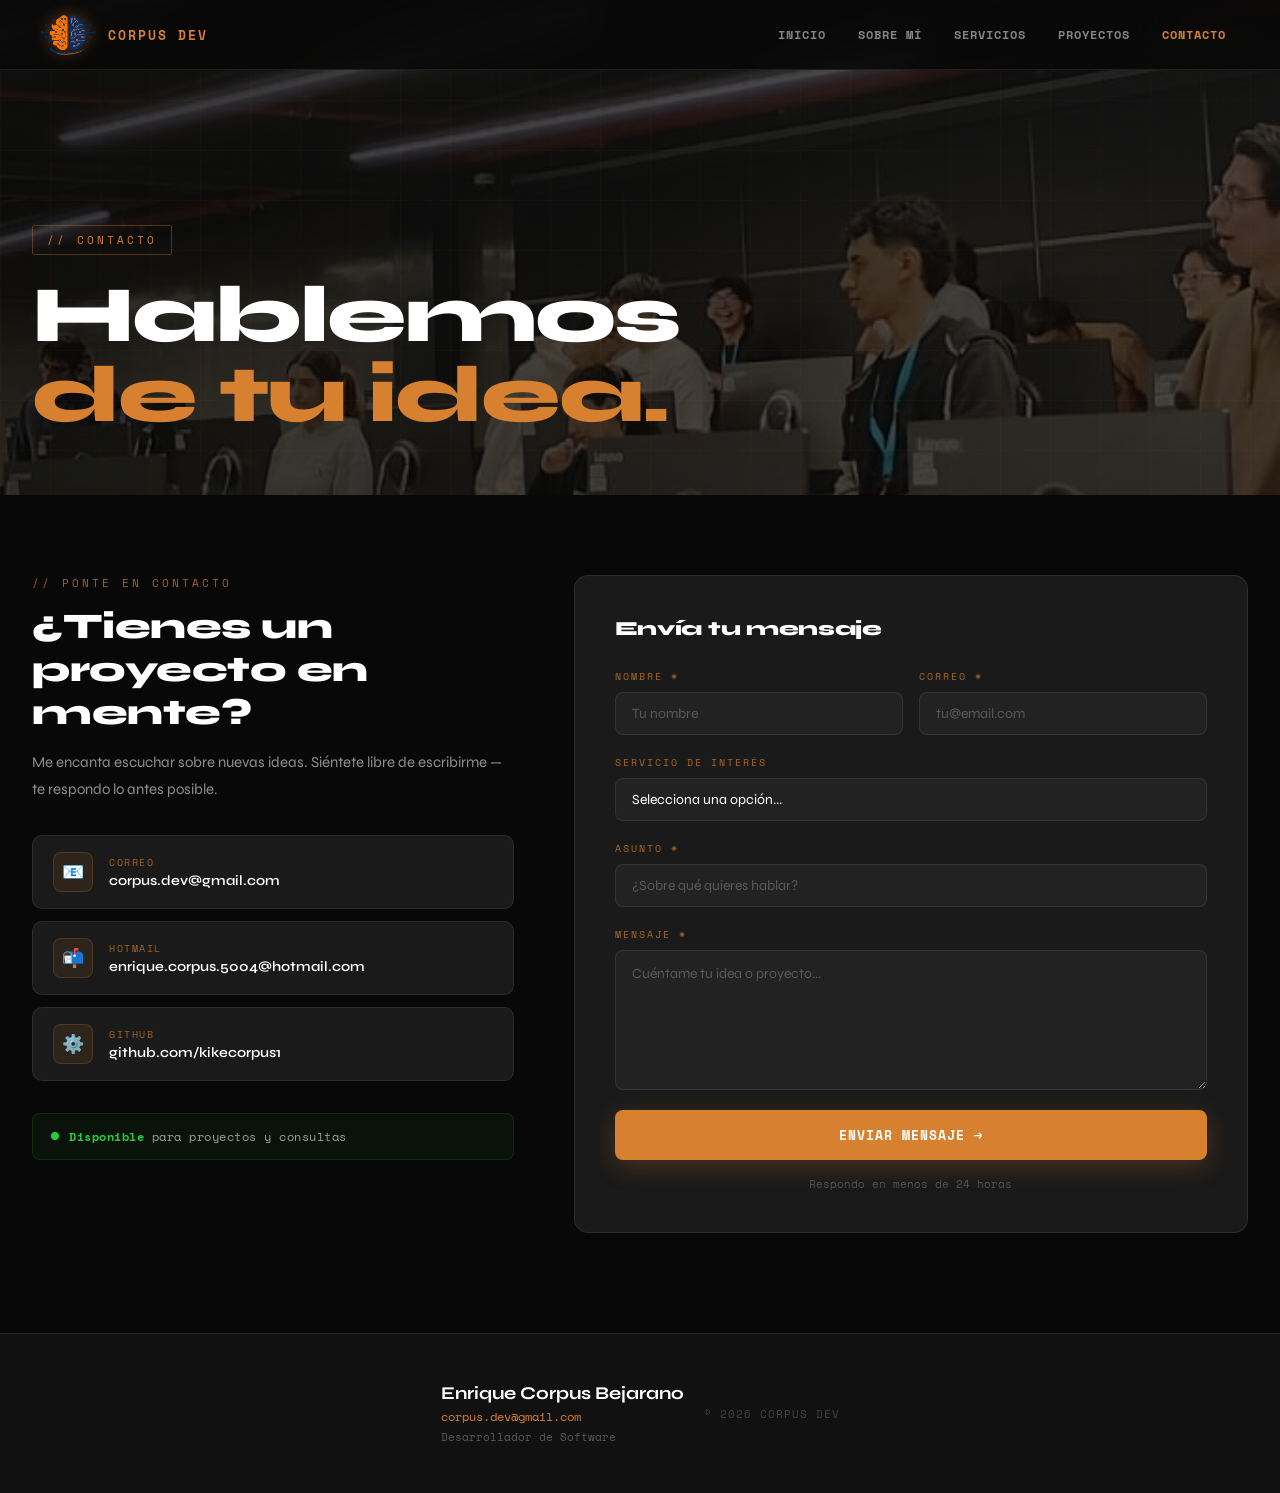
<file: pages/contacto.html>
<!DOCTYPE html>
<html lang="es">
<head>
    <meta charset="UTF-8">
    <meta name="viewport" content="width=device-width, initial-scale=1.0">
    <title>Contacto — Corpus Dev</title>
    <link rel="icon" type="image/png" href="../img/opcion3.png">
    <link rel="preconnect" href="https://fonts.googleapis.com">
    <link rel="preconnect" href="https://fonts.gstatic.com" crossorigin>
    <link href="https://fonts.googleapis.com/css2?family=Space+Mono:wght@400;700&family=Syne:wght@400;600;700;800&display=swap" rel="stylesheet">
    <style>
        :root {
            --naranja: #d7802f;
            --naranja-vivo: #f09040;
            --negro: #080808;
            --gris-oscuro: #111111;
            --gris-mid: #1a1a1a;
            --gris-borde: rgba(255,255,255,0.08);
            --blanco: #ffffff;
            --font-display: 'Syne', sans-serif;
            --font-mono: 'Space Mono', monospace;
        }

        *, *::before, *::after { box-sizing: border-box; margin: 0; padding: 0; }
        html { scroll-behavior: smooth; }
        body { background: var(--negro); color: var(--blanco); font-family: var(--font-display); overflow-x: hidden; }
        .container { max-width: 1280px; margin: 0 auto; padding: 0 32px; }

        /* HEADER */
        header {
            position: fixed; top: 0; left: 0; right: 0; z-index: 100;
            padding: 0 40px; height: 70px;
            display: flex; align-items: center; justify-content: space-between;
            background: rgba(8,8,8,0.85); backdrop-filter: blur(20px);
            border-bottom: 1px solid var(--gris-borde);
        }
        .logo-link { display: flex; align-items: center; gap: 12px; text-decoration: none; }
        .logo-img { height: 40px; width: auto; filter: drop-shadow(0 0 8px rgba(215,128,47,0.4)); transition: filter 0.3s; }
        .logo-img:hover { filter: drop-shadow(0 0 14px rgba(215,128,47,0.8)); }
        .logo-texto { font-family: var(--font-mono); font-size: 13px; font-weight: 700; color: var(--naranja); letter-spacing: 2px; }
        header nav { display: flex; align-items: center; gap: 4px; }
        header nav a {
            font-family: var(--font-mono); font-size: 12px; font-weight: 700;
            color: rgba(255,255,255,0.5); text-decoration: none;
            padding: 8px 14px; border-radius: 6px; letter-spacing: 1px;
            text-transform: uppercase; transition: color 0.2s, background 0.2s;
        }
        header nav a:hover { color: var(--naranja); background: rgba(215,128,47,0.08); }
        header nav a.active { color: var(--naranja); }

        /* HAMBURGER */
        .hamburger {
            display: none; flex-direction: column; justify-content: center;
            gap: 5px; width: 40px; height: 40px;
            background: none; border: 1px solid var(--gris-borde);
            border-radius: 8px; cursor: pointer; padding: 8px;
            transition: border-color 0.2s; z-index: 101;
        }
        .hamburger:hover { border-color: rgba(215,128,47,0.5); }
        .hamburger span { display: block; height: 2px; background: var(--blanco); border-radius: 2px; transition: transform 0.3s, opacity 0.3s, background 0.2s; }
        .hamburger.open span:nth-child(1) { transform: translateY(7px) rotate(45deg); background: var(--naranja); }
        .hamburger.open span:nth-child(2) { opacity: 0; }
        .hamburger.open span:nth-child(3) { transform: translateY(-7px) rotate(-45deg); background: var(--naranja); }

        /* MOBILE MENU */
        .mobile-menu {
            display: none; position: fixed;
            top: 70px; left: 0; right: 0;
            background: rgba(8,8,8,0.97); backdrop-filter: blur(20px);
            border-bottom: 1px solid var(--gris-borde);
            padding: 20px 24px 28px; flex-direction: column; gap: 4px;
            z-index: 99; transform: translateY(-10px); opacity: 0;
            transition: transform 0.3s, opacity 0.3s;
        }
        .mobile-menu.open { display: flex; transform: translateY(0); opacity: 1; }
        .mobile-menu a {
            font-family: var(--font-mono); font-size: 13px; font-weight: 700;
            color: rgba(255,255,255,0.6); text-decoration: none;
            padding: 14px 16px; border-radius: 8px; letter-spacing: 1px;
            text-transform: uppercase; border: 1px solid transparent;
            transition: color 0.2s, border-color 0.2s, background 0.2s;
        }
        .mobile-menu a:hover { color: var(--naranja); border-color: rgba(215,128,47,0.25); background: rgba(215,128,47,0.06); }
        .mobile-menu a.active { color: var(--naranja); }

        /* HERO */
        .page-hero {
            min-height: 55vh; display: flex; align-items: flex-end;
            padding: 0 0 60px; position: relative; overflow: hidden;
            background-image:
                linear-gradient(135deg, rgba(0,0,0,0.80), rgba(0,0,0,0.60)),
                url(../img/pausaActiva1.jpeg);
            background-size: cover; background-position: center center; background-attachment: fixed;
        }
        .page-hero::before {
            content: ''; position: absolute; inset: 0;
            background-image:
                linear-gradient(rgba(215,128,47,0.03) 1px, transparent 1px),
                linear-gradient(90deg, rgba(215,128,47,0.03) 1px, transparent 1px);
            background-size: 50px 50px;
        }
        .hero-inner { position: relative; z-index: 1; max-width: 1280px; margin: 0 auto; padding: 0 32px; width: 100%; }
        .hero-badge {
            font-family: var(--font-mono); font-size: 11px; color: var(--naranja);
            letter-spacing: 3px; text-transform: uppercase;
            border: 1px solid rgba(215,128,47,0.35); padding: 6px 14px;
            border-radius: 2px; display: inline-block; margin-bottom: 20px;
        }
        .page-hero h1 { font-size: clamp(40px, 7vw, 80px); font-weight: 800; letter-spacing: -2px; line-height: 1; }
        .page-hero h1 span { color: var(--naranja); }

        /* CONTACTO BODY */
        .contacto-body { padding: 80px 0 100px; }

        .contacto-grid { display: grid; grid-template-columns: 1fr 1.4fr; gap: 60px; align-items: start; }

        .contacto-aside { display: flex; flex-direction: column; gap: 32px; }
        .aside-intro { display: flex; flex-direction: column; gap: 14px; }
        .aside-label { font-family: var(--font-mono); font-size: 11px; color: var(--naranja); letter-spacing: 3px; text-transform: uppercase; opacity: 0.75; }
        .aside-intro h2 { font-size: clamp(24px, 3vw, 36px); font-weight: 800; letter-spacing: -0.5px; line-height: 1.2; }
        .aside-intro p { font-size: 15px; color: rgba(255,255,255,0.55); line-height: 1.8; }

        .contacto-items { display: flex; flex-direction: column; gap: 12px; }
        .contacto-item {
            display: flex; align-items: center; gap: 16px;
            padding: 16px 20px; background: var(--gris-mid);
            border: 1px solid var(--gris-borde); border-radius: 10px;
            text-decoration: none; transition: border-color 0.2s, transform 0.2s;
        }
        .contacto-item:hover { border-color: rgba(215,128,47,0.35); transform: translateX(4px); }
        .item-icon { width: 40px; height: 40px; background: rgba(215,128,47,0.1); border: 1px solid rgba(215,128,47,0.2); border-radius: 8px; display: flex; align-items: center; justify-content: center; font-size: 18px; flex-shrink: 0; }
        .item-text { display: flex; flex-direction: column; gap: 2px; min-width: 0; }
        .item-label { font-family: var(--font-mono); font-size: 10px; color: var(--naranja); letter-spacing: 1.5px; text-transform: uppercase; opacity: 0.7; }
        .item-valor { font-size: 14px; font-weight: 600; color: var(--blanco); white-space: nowrap; overflow: hidden; text-overflow: ellipsis; }

        .disponible { display: flex; align-items: center; gap: 10px; padding: 14px 18px; background: rgba(39,201,63,0.06); border: 1px solid rgba(39,201,63,0.15); border-radius: 8px; }
        .pulse-dot { width: 8px; height: 8px; border-radius: 50%; background: #27c93f; flex-shrink: 0; box-shadow: 0 0 0 0 rgba(39,201,63,0.4); animation: pulse 2s infinite; }
        @keyframes pulse { 0% { box-shadow: 0 0 0 0 rgba(39,201,63,0.4); } 70% { box-shadow: 0 0 0 8px rgba(39,201,63,0); } 100% { box-shadow: 0 0 0 0 rgba(39,201,63,0); } }
        .disponible span { font-family: var(--font-mono); font-size: 12px; color: rgba(255,255,255,0.6); letter-spacing: 0.5px; }
        .disponible strong { color: #27c93f; }

        /* FORMULARIO */
        .form-card { background: var(--gris-mid); border: 1px solid var(--gris-borde); border-radius: 14px; padding: 40px; }
        .form-card h3 { font-size: 20px; font-weight: 800; margin-bottom: 28px; letter-spacing: -0.3px; }

        form { display: flex; flex-direction: column; gap: 20px; }
        .form-row { display: grid; grid-template-columns: 1fr 1fr; gap: 16px; }
        .form-group { display: flex; flex-direction: column; gap: 8px; }
        .form-group label { font-family: var(--font-mono); font-size: 10px; color: var(--naranja); letter-spacing: 2px; text-transform: uppercase; opacity: 0.75; }
        .form-group input,
        .form-group textarea,
        .form-group select {
            background: rgba(255,255,255,0.04); border: 1px solid var(--gris-borde);
            border-radius: 8px; padding: 12px 16px;
            font-family: var(--font-display); font-size: 14px; color: var(--blanco);
            transition: border-color 0.2s, background 0.2s; outline: none; width: 100%;
        }
        .form-group input::placeholder,
        .form-group textarea::placeholder { color: rgba(255,255,255,0.25); }
        .form-group input:focus,
        .form-group textarea:focus,
        .form-group select:focus { border-color: rgba(215,128,47,0.5); background: rgba(215,128,47,0.04); }
        .form-group textarea { resize: vertical; min-height: 140px; line-height: 1.6; }
        .form-group select { cursor: pointer; appearance: none; }
        .form-group select option { background: #1a1a1a; color: white; }

        .btn-submit {
            background: var(--naranja); color: #fff;
            font-family: var(--font-mono); font-size: 13px; font-weight: 700;
            letter-spacing: 1px; text-transform: uppercase;
            padding: 15px 32px; border-radius: 8px; border: none; cursor: pointer;
            transition: background 0.2s, transform 0.2s;
            box-shadow: 0 6px 24px rgba(215,128,47,0.25); width: 100%;
        }
        .btn-submit:hover { background: var(--naranja-vivo); transform: translateY(-2px); }

        .form-nota { font-family: var(--font-mono); font-size: 11px; color: rgba(255,255,255,0.25); text-align: center; margin-top: -4px; }

        /* FOOTER */
        #footer { background: var(--gris-oscuro); border-top: 1px solid var(--gris-borde); padding: 48px 32px; display: flex; align-items: center; justify-content: center; }
        #footer .container { display: flex; justify-content: space-between; align-items: center; flex-wrap: wrap; gap: 20px; }
        .footer-info { display: flex; flex-direction: column; gap: 4px; }
        .footer-info h3 { font-size: 18px; font-weight: 700; }
        .footer-info a { font-family: var(--font-mono); font-size: 12px; color: var(--naranja); text-decoration: none; }
        .footer-info p { font-family: var(--font-mono); font-size: 11px; color: rgba(255,255,255,0.3); }
        .footer-copy { font-family: var(--font-mono); font-size: 11px; color: rgba(255,255,255,0.2); letter-spacing: 1px; }

        /* RESPONSIVE */
        @media (max-width: 900px) {
            header { padding: 0 20px; }
            header nav { display: none; }
            .hamburger { display: flex; }
            .contacto-grid { grid-template-columns: 1fr; }
            .form-row { grid-template-columns: 1fr; }
        }

        @media (max-width: 768px) {
            .page-hero { background-attachment: scroll; }
            .logo-texto { display: none; }
        }

        @media (max-width: 500px) {
            .form-card { padding: 24px; }
            .container { padding: 0 20px; }
            /* Emails largos en móvil */
            .item-valor { font-size: 12px; }
        }
    </style>
</head>
<body>

    <header>
        <a href="../index.html" class="logo-link">
            <img src="../img/opcion3.png" alt="Corpus Dev Logo" class="logo-img">
            <span class="logo-texto">CORPUS DEV</span>
        </a>
        <nav>
            <a href="../index.html">Inicio</a>
            <a href="./sobre_nosotros.html">Sobre Mí</a>
            <a href="./servicios.html">Servicios</a>
            <a href="./proyectos.html">Proyectos</a>
            <a href="./contacto.html" class="active">Contacto</a>
        </nav>
        <button class="hamburger" id="hamburger" aria-label="Abrir menú">
            <span></span><span></span><span></span>
        </button>
    </header>

    <nav class="mobile-menu" id="mobileMenu">
        <a href="../index.html" onclick="closeMobileMenu()">Inicio</a>
        <a href="./sobre_nosotros.html" onclick="closeMobileMenu()">Sobre Mí</a>
        <a href="./servicios.html" onclick="closeMobileMenu()">Servicios</a>
        <a href="./proyectos.html" onclick="closeMobileMenu()">Proyectos</a>
        <a href="./contacto.html" class="active" onclick="closeMobileMenu()">Contacto</a>
    </nav>

    <section class="page-hero">
        <div class="hero-inner">
            <span class="hero-badge">// Contacto</span>
            <h1>Hablemos<br><span>de tu idea.</span></h1>
        </div>
    </section>

    <section class="contacto-body">
        <div class="container">
            <div class="contacto-grid">

                <aside class="contacto-aside">
                    <div class="aside-intro">
                        <span class="aside-label">// Ponte en contacto</span>
                        <h2>¿Tienes un proyecto en mente?</h2>
                        <p>Me encanta escuchar sobre nuevas ideas. Siéntete libre de escribirme — te respondo lo antes posible.</p>
                    </div>

                    <div class="contacto-items">
                        <a href="mailto:corpus.dev@gmail.com" class="contacto-item">
                            <div class="item-icon">📧</div>
                            <div class="item-text">
                                <span class="item-label">Correo</span>
                                <span class="item-valor">corpus.dev@gmail.com</span>
                            </div>
                        </a>
                        <a href="mailto:enrique.corpus.5004@hotmail.com" class="contacto-item">
                            <div class="item-icon">📬</div>
                            <div class="item-text">
                                <span class="item-label">Hotmail</span>
                                <span class="item-valor">enrique.corpus.5004@hotmail.com</span>
                            </div>
                        </a>
                        <a href="https://github.com/kikecorpus1" class="contacto-item" target="_blank">
                            <div class="item-icon">⚙️</div>
                            <div class="item-text">
                                <span class="item-label">GitHub</span>
                                <span class="item-valor">github.com/kikecorpus1</span>
                            </div>
                        </a>
                    </div>

                    <div class="disponible">
                        <div class="pulse-dot"></div>
                        <span><strong>Disponible</strong> para proyectos y consultas</span>
                    </div>
                </aside>

                <div class="form-card">
                    <h3>Envía tu mensaje</h3>
                    <form action="https://formspree.io/f/mvzwyynv" method="POST">
                        <div class="form-row">
                            <div class="form-group">
                                <label for="nombre">Nombre *</label>
                                <input type="text" id="nombre" name="nombre" placeholder="Tu nombre" required>
                            </div>
                            <div class="form-group">
                                <label for="email">Correo *</label>
                                <input type="email" id="email" name="email" placeholder="tu@email.com" required>
                            </div>
                        </div>

                        <div class="form-group">
                            <label for="servicio">Servicio de interés</label>
                            <select id="servicio" name="servicio">
                                <option value="">Selecciona una opción...</option>
                                <option value="web-app">Aplicativo Web</option>
                                <option value="pagina-web">Página Web</option>
                                <option value="escritorio">Programa de Escritorio</option>
                                <option value="soporte">Soporte en Desarrollo</option>
                                <option value="otro">Otro</option>
                            </select>
                        </div>

                        <div class="form-group">
                            <label for="asunto">Asunto *</label>
                            <input type="text" id="asunto" name="asunto" placeholder="¿Sobre qué quieres hablar?" required>
                        </div>

                        <div class="form-group">
                            <label for="mensaje">Mensaje *</label>
                            <textarea id="mensaje" name="mensaje" placeholder="Cuéntame tu idea o proyecto..." required></textarea>
                        </div>

                        <button type="submit" class="btn-submit">Enviar mensaje →</button>
                        <p class="form-nota">Respondo en menos de 24 horas</p>
                    </form>
                </div>

            </div>
        </div>
    </section>

    <footer id="footer">
        <div class="container">
            <div class="footer-info">
                <h3>Enrique Corpus Bejarano</h3>
                <a href="mailto:corpus.dev@gmail.com">corpus.dev@gmail.com</a>
                <p>Desarrollador de Software</p>
            </div>
            <span class="footer-copy">© 2026 CORPUS DEV</span>
        </div>
    </footer>

    <script>
        const hamburger = document.getElementById('hamburger');
        const mobileMenu = document.getElementById('mobileMenu');
        hamburger.addEventListener('click', () => {
            const isOpen = mobileMenu.classList.toggle('open');
            hamburger.classList.toggle('open', isOpen);
            hamburger.setAttribute('aria-label', isOpen ? 'Cerrar menú' : 'Abrir menú');
        });
        function closeMobileMenu() {
            mobileMenu.classList.remove('open');
            hamburger.classList.remove('open');
        }
        document.addEventListener('click', (e) => {
            if (!hamburger.contains(e.target) && !mobileMenu.contains(e.target)) closeMobileMenu();
        });
    </script>
</body>
</html>
</file>
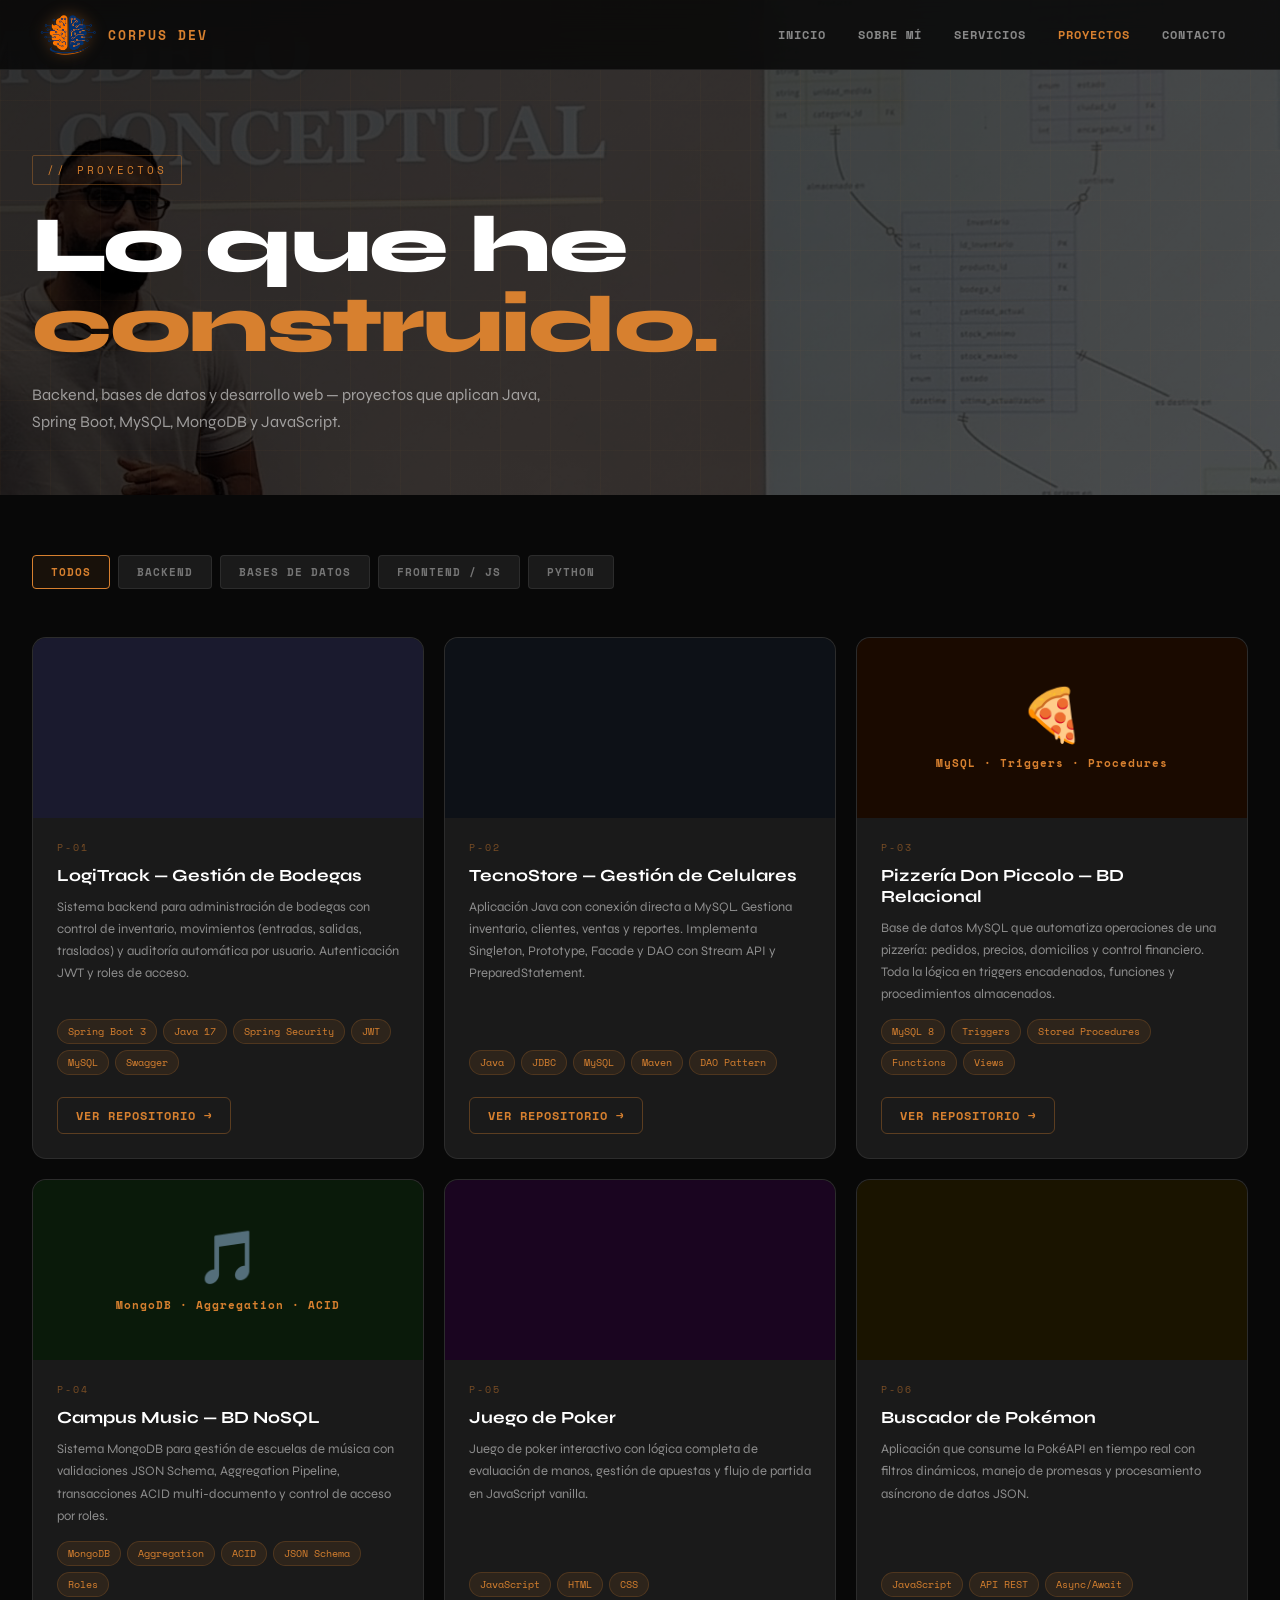
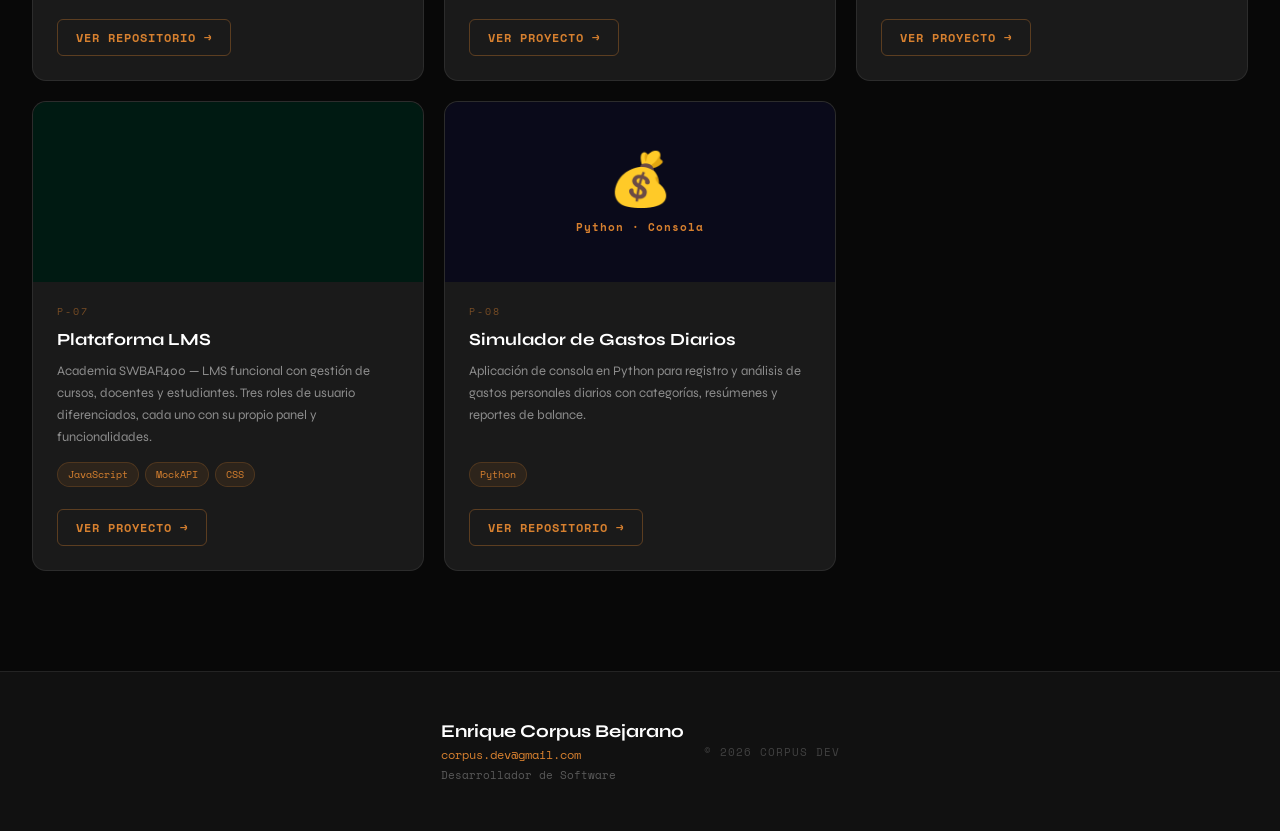
<file: pages/proyectos.html>
<!DOCTYPE html>
<html lang="es">
<head>
    <meta charset="UTF-8">
    <meta name="viewport" content="width=device-width, initial-scale=1.0">
    <title>Proyectos — Corpus Dev</title>
    <link rel="icon" type="image/png" href="../img/opcion3.png">
    <link rel="preconnect" href="https://fonts.googleapis.com">
    <link rel="preconnect" href="https://fonts.gstatic.com" crossorigin>
    <link href="https://fonts.googleapis.com/css2?family=Space+Mono:wght@400;700&family=Syne:wght@400;600;700;800&display=swap" rel="stylesheet">
    <style>
        :root {
            --naranja: #d7802f;
            --naranja-vivo: #f09040;
            --negro: #080808;
            --gris-oscuro: #111111;
            --gris-mid: #1a1a1a;
            --gris-borde: rgba(255,255,255,0.08);
            --blanco: #ffffff;
            --font-display: 'Syne', sans-serif;
            --font-mono: 'Space Mono', monospace;
        }

        *, *::before, *::after { box-sizing: border-box; margin: 0; padding: 0; }
        html { scroll-behavior: smooth; }
        body { background: var(--negro); color: var(--blanco); font-family: var(--font-display); overflow-x: hidden; }
        .container { max-width: 1280px; margin: 0 auto; padding: 0 32px; }

        /* HEADER */
        header {
            position: fixed; top: 0; left: 0; right: 0; z-index: 100;
            padding: 0 40px; height: 70px;
            display: flex; align-items: center; justify-content: space-between;
            background: rgba(8,8,8,0.85); backdrop-filter: blur(20px);
            border-bottom: 1px solid var(--gris-borde);
        }
        .logo-link { display: flex; align-items: center; gap: 12px; text-decoration: none; }
        .logo-img { height: 40px; width: auto; filter: drop-shadow(0 0 8px rgba(215,128,47,0.4)); transition: filter 0.3s; }
        .logo-img:hover { filter: drop-shadow(0 0 14px rgba(215,128,47,0.8)); }
        .logo-texto { font-family: var(--font-mono); font-size: 13px; font-weight: 700; color: var(--naranja); letter-spacing: 2px; }
        header nav { display: flex; align-items: center; gap: 4px; }
        header nav a {
            font-family: var(--font-mono); font-size: 12px; font-weight: 700;
            color: rgba(255,255,255,0.5); text-decoration: none;
            padding: 8px 14px; border-radius: 6px; letter-spacing: 1px;
            text-transform: uppercase; transition: color 0.2s, background 0.2s;
        }
        header nav a:hover { color: var(--naranja); background: rgba(215,128,47,0.08); }
        header nav a.active { color: var(--naranja); }

        /* HAMBURGER */
        .hamburger {
            display: none; flex-direction: column; justify-content: center;
            gap: 5px; width: 40px; height: 40px;
            background: none; border: 1px solid var(--gris-borde);
            border-radius: 8px; cursor: pointer; padding: 8px;
            transition: border-color 0.2s; z-index: 101;
        }
        .hamburger:hover { border-color: rgba(215,128,47,0.5); }
        .hamburger span { display: block; height: 2px; background: var(--blanco); border-radius: 2px; transition: transform 0.3s, opacity 0.3s, background 0.2s; }
        .hamburger.open span:nth-child(1) { transform: translateY(7px) rotate(45deg); background: var(--naranja); }
        .hamburger.open span:nth-child(2) { opacity: 0; }
        .hamburger.open span:nth-child(3) { transform: translateY(-7px) rotate(-45deg); background: var(--naranja); }

        /* MOBILE MENU */
        .mobile-menu {
            display: none; position: fixed;
            top: 70px; left: 0; right: 0;
            background: rgba(8,8,8,0.97); backdrop-filter: blur(20px);
            border-bottom: 1px solid var(--gris-borde);
            padding: 20px 24px 28px; flex-direction: column; gap: 4px;
            z-index: 99; transform: translateY(-10px); opacity: 0;
            transition: transform 0.3s, opacity 0.3s;
        }
        .mobile-menu.open { display: flex; transform: translateY(0); opacity: 1; }
        .mobile-menu a {
            font-family: var(--font-mono); font-size: 13px; font-weight: 700;
            color: rgba(255,255,255,0.6); text-decoration: none;
            padding: 14px 16px; border-radius: 8px; letter-spacing: 1px;
            text-transform: uppercase; border: 1px solid transparent;
            transition: color 0.2s, border-color 0.2s, background 0.2s;
        }
        .mobile-menu a:hover { color: var(--naranja); border-color: rgba(215,128,47,0.25); background: rgba(215,128,47,0.06); }
        .mobile-menu a.active { color: var(--naranja); }

        /* HERO */
        .page-hero {
            min-height: 55vh; display: flex; align-items: flex-end;
            padding: 0 0 60px; position: relative; overflow: hidden;
            background-image:
                linear-gradient(135deg, rgba(0,0,0,0.80), rgba(0,0,0,0.60)),
                url(../img/expo3.jpeg);
            background-size: cover; background-position: center center; background-attachment: fixed;
        }
        .page-hero::before {
            content: ''; position: absolute; inset: 0;
            background-image:
                linear-gradient(rgba(215,128,47,0.03) 1px, transparent 1px),
                linear-gradient(90deg, rgba(215,128,47,0.03) 1px, transparent 1px);
            background-size: 50px 50px;
        }
        .hero-inner { position: relative; z-index: 1; max-width: 1280px; margin: 0 auto; padding: 0 32px; width: 100%; }
        .hero-badge {
            font-family: var(--font-mono); font-size: 11px; color: var(--naranja);
            letter-spacing: 3px; text-transform: uppercase;
            border: 1px solid rgba(215,128,47,0.35); padding: 6px 14px;
            border-radius: 2px; display: inline-block; margin-bottom: 20px;
        }
        .page-hero h1 { font-size: clamp(40px, 7vw, 80px); font-weight: 800; letter-spacing: -2px; line-height: 1; }
        .page-hero h1 span { color: var(--naranja); }
        .page-hero p { font-size: 16px; color: rgba(255,255,255,0.55); margin-top: 16px; max-width: 540px; line-height: 1.7; }

        /* FILTROS */
        .proyectos-body { padding: 60px 0 100px; }

        .filtros { display: flex; gap: 8px; flex-wrap: wrap; margin-bottom: 48px; }

        .filtro-btn {
            font-family: var(--font-mono); font-size: 11px; font-weight: 700;
            letter-spacing: 1px; text-transform: uppercase;
            color: rgba(255,255,255,0.4); background: var(--gris-mid);
            border: 1px solid var(--gris-borde); padding: 8px 18px;
            border-radius: 4px; cursor: pointer; transition: all 0.2s;
        }
        .filtro-btn:hover { color: var(--naranja); border-color: rgba(215,128,47,0.3); }
        .filtro-btn.active { color: var(--naranja); border-color: var(--naranja); background: rgba(215,128,47,0.08); }

        /* GRID */
        .proyectos-grid { display: grid; grid-template-columns: repeat(auto-fill, minmax(340px, 1fr)); gap: 20px; }

        .proyecto-card {
            background: var(--gris-mid); border: 1px solid var(--gris-borde);
            border-radius: 14px; overflow: hidden;
            display: flex; flex-direction: column;
            transition: border-color 0.3s, transform 0.3s;
        }
        .proyecto-card:hover { border-color: rgba(215,128,47,0.35); transform: translateY(-6px); }

        .proyecto-img-box {
            width: 100%; height: 180px;
            display: flex; flex-direction: column;
            align-items: center; justify-content: center;
            gap: 8px; font-size: 52px;
            position: relative; overflow: hidden;
        }
        .proyecto-img-box img { width: 100%; height: 100%; object-fit: cover; }

        .proyecto-stack-tag { font-family: var(--font-mono); font-size: 11px; color: var(--naranja); font-weight: 700; letter-spacing: 1px; }

        .proyecto-body { padding: 22px 24px 24px; display: flex; flex-direction: column; gap: 10px; flex: 1; }
        .proyecto-num { font-family: var(--font-mono); font-size: 10px; color: rgba(215,128,47,0.5); letter-spacing: 2px; }
        .proyecto-titulo { font-size: 17px; font-weight: 700; color: var(--blanco); }
        .proyecto-desc { font-size: 13px; color: rgba(255,255,255,0.5); line-height: 1.7; flex: 1; }

        .proyecto-badges { display: flex; flex-wrap: wrap; gap: 6px; margin-top: 4px; }
        .badge { font-family: var(--font-mono); font-size: 10px; background: rgba(215,128,47,0.1); color: var(--naranja); padding: 4px 10px; border-radius: 20px; border: 1px solid rgba(215,128,47,0.2); }

        .proyecto-link {
            display: inline-flex; align-items: center; gap: 6px; margin-top: 12px;
            font-family: var(--font-mono); font-size: 12px; font-weight: 700;
            letter-spacing: 1px; text-transform: uppercase; text-decoration: none;
            color: var(--naranja); border: 1px solid rgba(215,128,47,0.35);
            padding: 9px 18px; border-radius: 6px; width: fit-content;
            transition: background 0.2s, color 0.2s;
        }
        .proyecto-link:hover { background: var(--naranja); color: white; }

        .proyecto-card.hidden { display: none; }

        /* FOOTER */
        #footer { background: var(--gris-oscuro); border-top: 1px solid var(--gris-borde); padding: 48px 32px; display: flex; align-items: center; justify-content: center; }
        #footer .container { display: flex; justify-content: space-between; align-items: center; flex-wrap: wrap; gap: 20px; }
        .footer-info { display: flex; flex-direction: column; gap: 4px; }
        .footer-info h3 { font-size: 18px; font-weight: 700; }
        .footer-info a { font-family: var(--font-mono); font-size: 12px; color: var(--naranja); text-decoration: none; }
        .footer-info p { font-family: var(--font-mono); font-size: 11px; color: rgba(255,255,255,0.3); }
        .footer-copy { font-family: var(--font-mono); font-size: 11px; color: rgba(255,255,255,0.2); letter-spacing: 1px; }

        /* RESPONSIVE */
        @media (max-width: 900px) {
            header { padding: 0 20px; }
            header nav { display: none; }
            .hamburger { display: flex; }
        }

        @media (max-width: 768px) {
            .page-hero { background-attachment: scroll; }
            .logo-texto { display: none; }
            .proyectos-grid { grid-template-columns: repeat(auto-fill, minmax(280px, 1fr)); }
        }

        @media (max-width: 600px) {
            .proyectos-grid { grid-template-columns: 1fr; }
            .container { padding: 0 20px; }
        }
    </style>
</head>
<body>

    <header>
        <a href="../index.html" class="logo-link">
            <img src="../img/opcion3.png" alt="Corpus Dev Logo" class="logo-img">
            <span class="logo-texto">CORPUS DEV</span>
        </a>
        <nav>
            <a href="../index.html">Inicio</a>
            <a href="./sobre_nosotros.html">Sobre Mí</a>
            <a href="./servicios.html">Servicios</a>
            <a href="./proyectos.html" class="active">Proyectos</a>
            <a href="./contacto.html">Contacto</a>
        </nav>
        <button class="hamburger" id="hamburger" aria-label="Abrir menú">
            <span></span><span></span><span></span>
        </button>
    </header>

    <nav class="mobile-menu" id="mobileMenu">
        <a href="../index.html" onclick="closeMobileMenu()">Inicio</a>
        <a href="./sobre_nosotros.html" onclick="closeMobileMenu()">Sobre Mí</a>
        <a href="./servicios.html" onclick="closeMobileMenu()">Servicios</a>
        <a href="./proyectos.html" class="active" onclick="closeMobileMenu()">Proyectos</a>
        <a href="./contacto.html" onclick="closeMobileMenu()">Contacto</a>
    </nav>

    <section class="page-hero">
        <div class="hero-inner">
            <span class="hero-badge">// Proyectos</span>
            <h1>Lo que he<br><span>construido.</span></h1>
            <p>Backend, bases de datos y desarrollo web — proyectos que aplican Java, Spring Boot, MySQL, MongoDB y JavaScript.</p>
        </div>
    </section>

    <section class="proyectos-body">
        <div class="container">
            <div class="filtros">
                <button class="filtro-btn active" onclick="filtrar('todos', this)">Todos</button>
                <button class="filtro-btn" onclick="filtrar('backend', this)">Backend</button>
                <button class="filtro-btn" onclick="filtrar('database', this)">Bases de datos</button>
                <button class="filtro-btn" onclick="filtrar('frontend', this)">Frontend / JS</button>
                <button class="filtro-btn" onclick="filtrar('python', this)">Python</button>
            </div>

            <div class="proyectos-grid" id="grid">

                <div class="proyecto-card" data-cat="backend">
                    <div class="proyecto-img-box" style="background:#1a1a2e;">
                        <video autoplay loop muted playsinline style="width:100%;height:100%;object-fit:cover;"><source src="../img/logitrack.mp4" type="video/mp4"></video>
                        <span class="proyecto-stack-tag">Spring Boot · JWT · MySQL</span>
                    </div>
                    <div class="proyecto-body">
                        <span class="proyecto-num">P-01</span>
                        <h3 class="proyecto-titulo">LogiTrack — Gestión de Bodegas</h3>
                        <p class="proyecto-desc">Sistema backend para administración de bodegas con control de inventario, movimientos (entradas, salidas, traslados) y auditoría automática por usuario. Autenticación JWT y roles de acceso.</p>
                        <div class="proyecto-badges">
                            <span class="badge">Spring Boot 3</span><span class="badge">Java 17</span>
                            <span class="badge">Spring Security</span><span class="badge">JWT</span>
                            <span class="badge">MySQL</span><span class="badge">Swagger</span>
                        </div>
                        <a href="https://github.com/kikecorpus1/GestionBodegas_SpringBoot" class="proyecto-link" target="_blank">Ver repositorio →</a>
                    </div>
                </div>

                <div class="proyecto-card" data-cat="backend">
                    <div class="proyecto-img-box" style="background:#0d1117;">
                        <video autoplay loop muted playsinline style="width:100%;height:100%;object-fit:cover;"><source src="../img/ventasCelular.mp4" type="video/mp4"></video>
                        <span class="proyecto-stack-tag">Java · JDBC · MySQL</span>
                    </div>
                    <div class="proyecto-body">
                        <span class="proyecto-num">P-02</span>
                        <h3 class="proyecto-titulo">TecnoStore — Gestión de Celulares</h3>
                        <p class="proyecto-desc">Aplicación Java con conexión directa a MySQL. Gestiona inventario, clientes, ventas y reportes. Implementa Singleton, Prototype, Facade y DAO con Stream API y PreparedStatement.</p>
                        <div class="proyecto-badges">
                            <span class="badge">Java</span><span class="badge">JDBC</span>
                            <span class="badge">MySQL</span><span class="badge">Maven</span><span class="badge">DAO Pattern</span>
                        </div>
                        <a href="https://github.com/kikecorpus1/GestionVentaDeCelulares_Java" class="proyecto-link" target="_blank">Ver repositorio →</a>
                    </div>
                </div>

                <div class="proyecto-card" data-cat="database">
                    <div class="proyecto-img-box" style="background:#1a0a00;">
                        <span>🍕</span>
                        <span class="proyecto-stack-tag">MySQL · Triggers · Procedures</span>
                    </div>
                    <div class="proyecto-body">
                        <span class="proyecto-num">P-03</span>
                        <h3 class="proyecto-titulo">Pizzería Don Piccolo — BD Relacional</h3>
                        <p class="proyecto-desc">Base de datos MySQL que automatiza operaciones de una pizzería: pedidos, precios, domicilios y control financiero. Toda la lógica en triggers encadenados, funciones y procedimientos almacenados.</p>
                        <div class="proyecto-badges">
                            <span class="badge">MySQL 8</span><span class="badge">Triggers</span>
                            <span class="badge">Stored Procedures</span><span class="badge">Functions</span><span class="badge">Views</span>
                        </div>
                        <a href="https://github.com/kikecorpus1/PizzeriaDonPiccolo_MYSQL" class="proyecto-link" target="_blank">Ver repositorio →</a>
                    </div>
                </div>

                <div class="proyecto-card" data-cat="database">
                    <div class="proyecto-img-box" style="background:#0a1a0a;">
                        <span>🎵</span>
                        <span class="proyecto-stack-tag">MongoDB · Aggregation · ACID</span>
                    </div>
                    <div class="proyecto-body">
                        <span class="proyecto-num">P-04</span>
                        <h3 class="proyecto-titulo">Campus Music — BD NoSQL</h3>
                        <p class="proyecto-desc">Sistema MongoDB para gestión de escuelas de música con validaciones JSON Schema, Aggregation Pipeline, transacciones ACID multi-documento y control de acceso por roles.</p>
                        <div class="proyecto-badges">
                            <span class="badge">MongoDB</span><span class="badge">Aggregation</span>
                            <span class="badge">ACID</span><span class="badge">JSON Schema</span><span class="badge">Roles</span>
                        </div>
                        <a href="https://github.com/kikecorpus1/CampusMusic_MongoDB" class="proyecto-link" target="_blank">Ver repositorio →</a>
                    </div>
                </div>

                <div class="proyecto-card" data-cat="frontend">
                    <div class="proyecto-img-box" style="background:#1a0520;">
                        <video autoplay loop muted playsinline style="width:100%;height:100%;object-fit:cover;"><source src="../img/poker.mp4" type="video/mp4"></video>
                        <span class="proyecto-stack-tag">JavaScript · HTML · CSS</span>
                    </div>
                    <div class="proyecto-body">
                        <span class="proyecto-num">P-05</span>
                        <h3 class="proyecto-titulo">Juego de Poker</h3>
                        <p class="proyecto-desc">Juego de poker interactivo con lógica completa de evaluación de manos, gestión de apuestas y flujo de partida en JavaScript vanilla.</p>
                        <div class="proyecto-badges">
                            <span class="badge">JavaScript</span><span class="badge">HTML</span><span class="badge">CSS</span>
                        </div>
                        <a href="https://kikecorpus1.github.io/JuegoDePoker_JavaScript" class="proyecto-link" target="_blank">Ver proyecto →</a>
                    </div>
                </div>

                <div class="proyecto-card" data-cat="frontend">
                    <div class="proyecto-img-box" style="background:#1a1400;">
                        <video autoplay loop muted playsinline style="width:100%;height:100%;object-fit:cover;"><source src="../img/pokemon.mp4" type="video/mp4"></video>
                        <span class="proyecto-stack-tag">JavaScript · REST API</span>
                    </div>
                    <div class="proyecto-body">
                        <span class="proyecto-num">P-06</span>
                        <h3 class="proyecto-titulo">Buscador de Pokémon</h3>
                        <p class="proyecto-desc">Aplicación que consume la PokéAPI en tiempo real con filtros dinámicos, manejo de promesas y procesamiento asíncrono de datos JSON.</p>
                        <div class="proyecto-badges">
                            <span class="badge">JavaScript</span><span class="badge">API REST</span><span class="badge">Async/Await</span>
                        </div>
                        <a href="https://kikecorpus1.github.io/BuscadorDePokemones_JavaScript" class="proyecto-link" target="_blank">Ver proyecto →</a>
                    </div>
                </div>

                <div class="proyecto-card" data-cat="frontend">
                    <div class="proyecto-img-box" style="background:#001a12;">
                        <video autoplay loop muted playsinline style="width:100%;height:100%;object-fit:cover;"><source src="../img/PlataformaLMS.mp4" type="video/mp4"></video>
                        <span class="proyecto-stack-tag">JavaScript · MockAPI</span>
                    </div>
                    <div class="proyecto-body">
                        <span class="proyecto-num">P-07</span>
                        <h3 class="proyecto-titulo">Plataforma LMS</h3>
                        <p class="proyecto-desc">Academia SWBAR400 — LMS funcional con gestión de cursos, docentes y estudiantes. Tres roles de usuario diferenciados, cada uno con su propio panel y funcionalidades.</p>
                        <div class="proyecto-badges">
                            <span class="badge">JavaScript</span><span class="badge">MockAPI</span><span class="badge">CSS</span>
                        </div>
                        <a href="https://kikecorpus1.github.io/PlatafotmaLMS_JavaScript" class="proyecto-link" target="_blank">Ver proyecto →</a>
                    </div>
                </div>

                <div class="proyecto-card" data-cat="python">
                    <div class="proyecto-img-box" style="background:#0a0a1a;">
                        <span>💰</span>
                        <span class="proyecto-stack-tag">Python · Consola</span>
                    </div>
                    <div class="proyecto-body">
                        <span class="proyecto-num">P-08</span>
                        <h3 class="proyecto-titulo">Simulador de Gastos Diarios</h3>
                        <p class="proyecto-desc">Aplicación de consola en Python para registro y análisis de gastos personales diarios con categorías, resúmenes y reportes de balance.</p>
                        <div class="proyecto-badges">
                            <span class="badge">Python</span>
                        </div>
                        <a href="https://github.com/kikecorpus1/SimuladorDeGastosDiario_Python" class="proyecto-link" target="_blank">Ver repositorio →</a>
                    </div>
                </div>

            </div>
        </div>
    </section>

    <footer id="footer">
        <div class="container">
            <div class="footer-info">
                <h3>Enrique Corpus Bejarano</h3>
                <a href="mailto:corpus.dev@gmail.com">corpus.dev@gmail.com</a>
                <p>Desarrollador de Software</p>
            </div>
            <span class="footer-copy">© 2026 CORPUS DEV</span>
        </div>
    </footer>

    <script>
        const hamburger = document.getElementById('hamburger');
        const mobileMenu = document.getElementById('mobileMenu');
        hamburger.addEventListener('click', () => {
            const isOpen = mobileMenu.classList.toggle('open');
            hamburger.classList.toggle('open', isOpen);
            hamburger.setAttribute('aria-label', isOpen ? 'Cerrar menú' : 'Abrir menú');
        });
        function closeMobileMenu() {
            mobileMenu.classList.remove('open');
            hamburger.classList.remove('open');
        }
        document.addEventListener('click', (e) => {
            if (!hamburger.contains(e.target) && !mobileMenu.contains(e.target)) closeMobileMenu();
        });

        function filtrar(cat, btn) {
            document.querySelectorAll('.filtro-btn').forEach(b => b.classList.remove('active'));
            btn.classList.add('active');
            document.querySelectorAll('.proyecto-card').forEach(card => {
                card.classList.toggle('hidden', cat !== 'todos' && card.dataset.cat !== cat);
            });
        }
    </script>
</body>
</html>
</file>
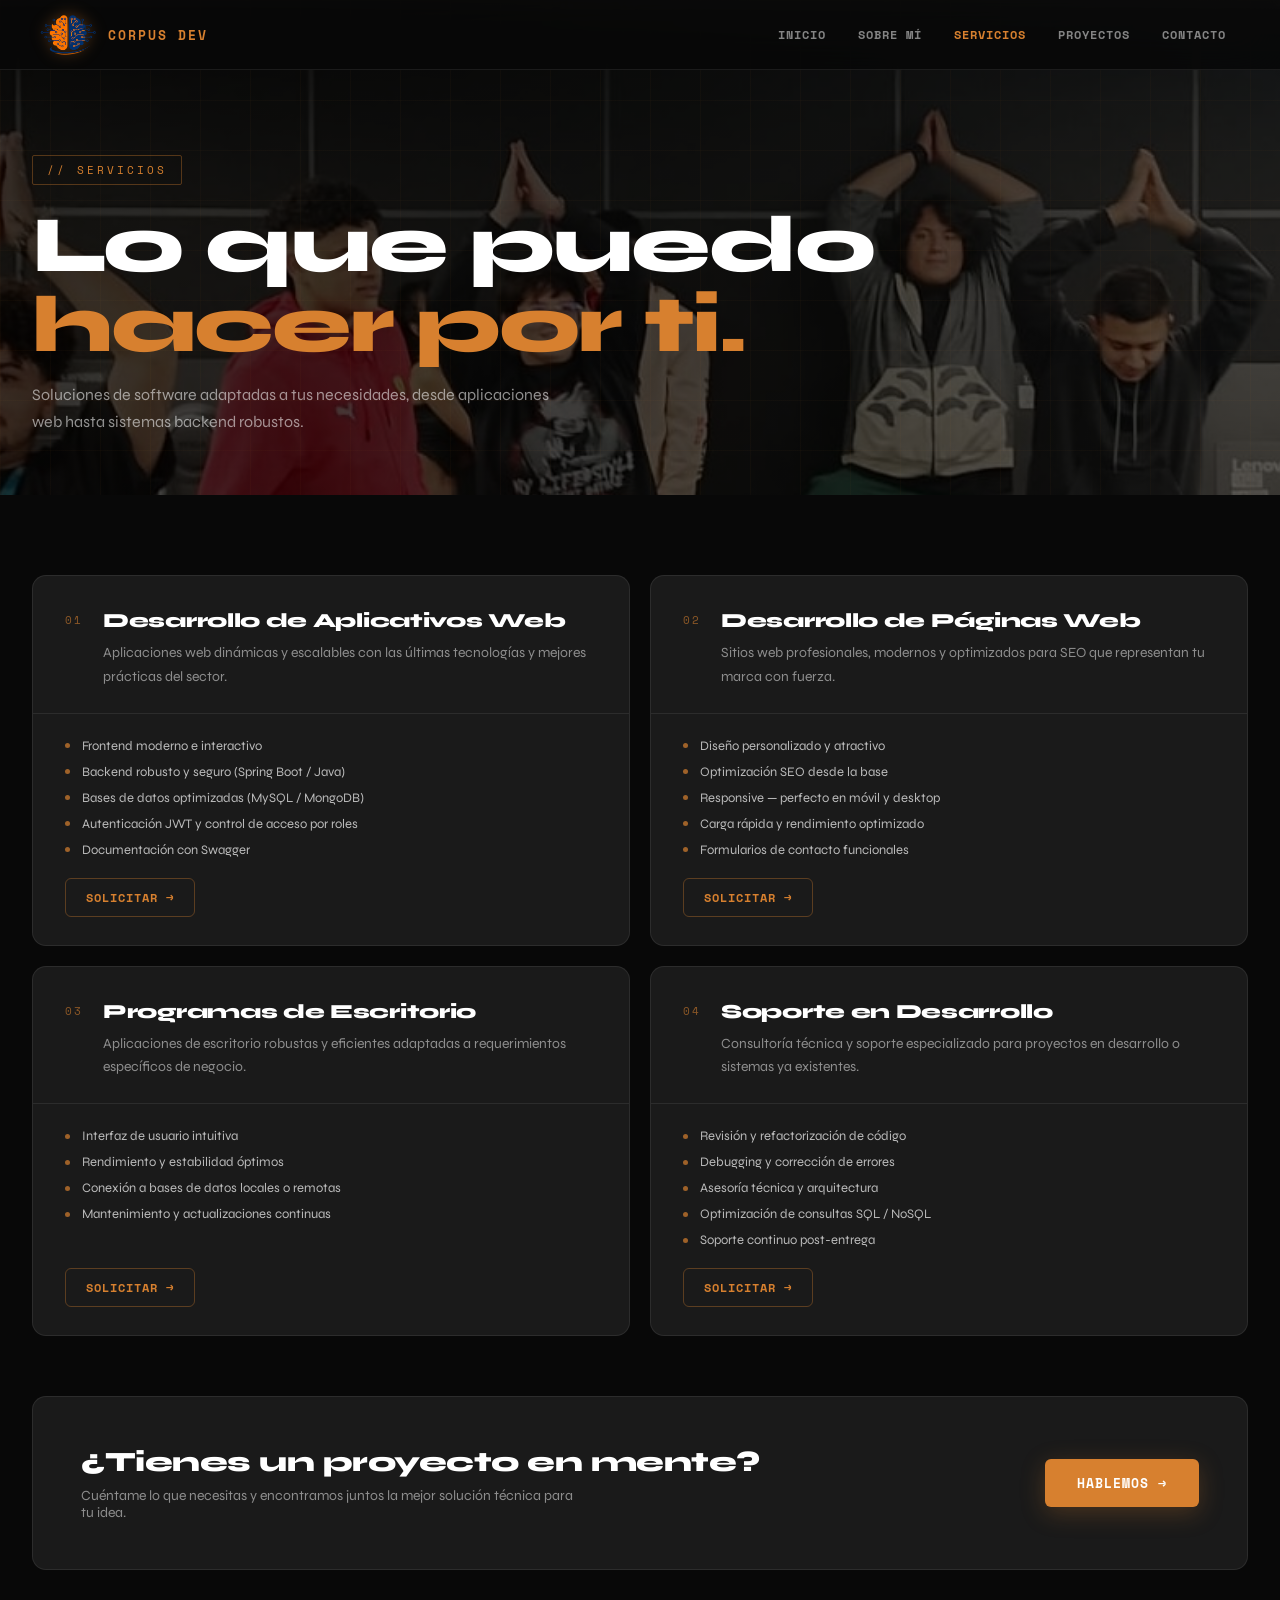
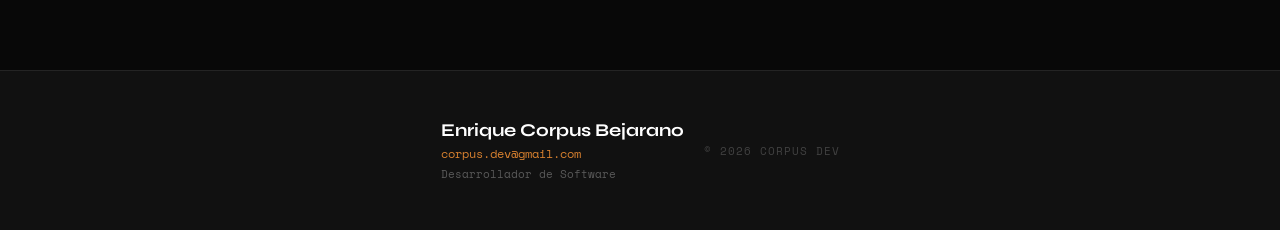
<file: pages/servicios.html>
<!DOCTYPE html>
<html lang="es">
<head>
    <meta charset="UTF-8">
    <meta name="viewport" content="width=device-width, initial-scale=1.0">
    <title>Servicios — Corpus Dev</title>
    <link rel="icon" type="image/png" href="../img/opcion3.png">
    <link rel="preconnect" href="https://fonts.googleapis.com">
    <link rel="preconnect" href="https://fonts.gstatic.com" crossorigin>
    <link href="https://fonts.googleapis.com/css2?family=Space+Mono:wght@400;700&family=Syne:wght@400;600;700;800&display=swap" rel="stylesheet">
    <style>
        :root {
            --naranja: #d7802f;
            --naranja-vivo: #f09040;
            --negro: #080808;
            --gris-oscuro: #111111;
            --gris-mid: #1a1a1a;
            --gris-borde: rgba(255,255,255,0.08);
            --blanco: #ffffff;
            --font-display: 'Syne', sans-serif;
            --font-mono: 'Space Mono', monospace;
        }

        *, *::before, *::after { box-sizing: border-box; margin: 0; padding: 0; }
        html { scroll-behavior: smooth; }
        body { background: var(--negro); color: var(--blanco); font-family: var(--font-display); overflow-x: hidden; }
        .container { max-width: 1280px; margin: 0 auto; padding: 0 32px; }

        /* HEADER */
        header {
            position: fixed; top: 0; left: 0; right: 0; z-index: 100;
            padding: 0 40px; height: 70px;
            display: flex; align-items: center; justify-content: space-between;
            background: rgba(8,8,8,0.85); backdrop-filter: blur(20px);
            border-bottom: 1px solid var(--gris-borde);
        }
        .logo-link { display: flex; align-items: center; gap: 12px; text-decoration: none; }
        .logo-img { height: 40px; width: auto; filter: drop-shadow(0 0 8px rgba(215,128,47,0.4)); transition: filter 0.3s; }
        .logo-img:hover { filter: drop-shadow(0 0 14px rgba(215,128,47,0.8)); }
        .logo-texto { font-family: var(--font-mono); font-size: 13px; font-weight: 700; color: var(--naranja); letter-spacing: 2px; }
        header nav { display: flex; align-items: center; gap: 4px; }
        header nav a {
            font-family: var(--font-mono); font-size: 12px; font-weight: 700;
            color: rgba(255,255,255,0.5); text-decoration: none;
            padding: 8px 14px; border-radius: 6px; letter-spacing: 1px;
            text-transform: uppercase; transition: color 0.2s, background 0.2s;
        }
        header nav a:hover { color: var(--naranja); background: rgba(215,128,47,0.08); }
        header nav a.active { color: var(--naranja); }

        /* HAMBURGER */
        .hamburger {
            display: none; flex-direction: column; justify-content: center;
            gap: 5px; width: 40px; height: 40px;
            background: none; border: 1px solid var(--gris-borde);
            border-radius: 8px; cursor: pointer; padding: 8px;
            transition: border-color 0.2s; z-index: 101;
        }
        .hamburger:hover { border-color: rgba(215,128,47,0.5); }
        .hamburger span { display: block; height: 2px; background: var(--blanco); border-radius: 2px; transition: transform 0.3s, opacity 0.3s, background 0.2s; }
        .hamburger.open span:nth-child(1) { transform: translateY(7px) rotate(45deg); background: var(--naranja); }
        .hamburger.open span:nth-child(2) { opacity: 0; }
        .hamburger.open span:nth-child(3) { transform: translateY(-7px) rotate(-45deg); background: var(--naranja); }

        /* MOBILE MENU */
        .mobile-menu {
            display: none; position: fixed;
            top: 70px; left: 0; right: 0;
            background: rgba(8,8,8,0.97); backdrop-filter: blur(20px);
            border-bottom: 1px solid var(--gris-borde);
            padding: 20px 24px 28px; flex-direction: column; gap: 4px;
            z-index: 99; transform: translateY(-10px); opacity: 0;
            transition: transform 0.3s, opacity 0.3s;
        }
        .mobile-menu.open { display: flex; transform: translateY(0); opacity: 1; }
        .mobile-menu a {
            font-family: var(--font-mono); font-size: 13px; font-weight: 700;
            color: rgba(255,255,255,0.6); text-decoration: none;
            padding: 14px 16px; border-radius: 8px; letter-spacing: 1px;
            text-transform: uppercase; border: 1px solid transparent;
            transition: color 0.2s, border-color 0.2s, background 0.2s;
        }
        .mobile-menu a:hover { color: var(--naranja); border-color: rgba(215,128,47,0.25); background: rgba(215,128,47,0.06); }
        .mobile-menu a.active { color: var(--naranja); }

        /* HERO */
        .page-hero {
            min-height: 55vh; display: flex; align-items: flex-end;
            padding: 0 0 60px; position: relative; overflow: hidden;
            background-image:
                linear-gradient(135deg, rgba(0,0,0,0.80), rgba(0,0,0,0.60)),
                url(../img/pausaActiva.jpeg);
            background-size: cover; background-position: center center; background-attachment: fixed;
        }
        .page-hero::before {
            content: ''; position: absolute; inset: 0;
            background-image:
                linear-gradient(rgba(215,128,47,0.03) 1px, transparent 1px),
                linear-gradient(90deg, rgba(215,128,47,0.03) 1px, transparent 1px);
            background-size: 50px 50px;
        }
        .hero-inner { position: relative; z-index: 1; max-width: 1280px; margin: 0 auto; padding: 0 32px; width: 100%; }
        .hero-badge {
            font-family: var(--font-mono); font-size: 11px; color: var(--naranja);
            letter-spacing: 3px; text-transform: uppercase;
            border: 1px solid rgba(215,128,47,0.35); padding: 6px 14px;
            border-radius: 2px; display: inline-block; margin-bottom: 20px;
        }
        .page-hero h1 { font-size: clamp(40px, 7vw, 80px); font-weight: 800; letter-spacing: -2px; line-height: 1; }
        .page-hero h1 span { color: var(--naranja); }
        .page-hero p { font-size: 16px; color: rgba(255,255,255,0.55); margin-top: 16px; max-width: 540px; line-height: 1.7; }

        /* SERVICIOS */
        .servicios-body { padding: 80px 0 100px; }

        .servicios-grid { display: grid; grid-template-columns: repeat(2, 1fr); gap: 20px; }

        .servicio-card {
            background: var(--gris-mid); border: 1px solid var(--gris-borde);
            border-radius: 14px; overflow: hidden;
            display: flex; flex-direction: column;
            transition: border-color 0.3s, transform 0.3s;
        }
        .servicio-card:hover { border-color: rgba(215,128,47,0.35); transform: translateY(-6px); }

        .serv-header {
            padding: 32px 32px 24px; border-bottom: 1px solid var(--gris-borde);
            display: flex; align-items: flex-start; gap: 20px;
        }
        .serv-num { font-family: var(--font-mono); font-size: 11px; color: var(--naranja); opacity: 0.6; letter-spacing: 2px; padding-top: 4px; flex-shrink: 0; }
        .serv-header-text { flex: 1; }
        .serv-titulo { font-size: 20px; font-weight: 800; color: var(--blanco); margin-bottom: 8px; letter-spacing: -0.3px; }
        .serv-desc { font-size: 14px; color: rgba(255,255,255,0.5); line-height: 1.7; }

        .serv-body { padding: 24px 32px 28px; flex: 1; display: flex; flex-direction: column; gap: 20px; }
        .serv-lista { display: flex; flex-direction: column; gap: 10px; }
        .serv-item { display: flex; align-items: center; gap: 12px; font-size: 13px; color: rgba(255,255,255,0.7); }
        .serv-item::before { content: ''; width: 5px; height: 5px; border-radius: 50%; background: var(--naranja); flex-shrink: 0; opacity: 0.7; }

        .serv-cta {
            margin-top: auto; display: inline-flex; align-items: center; gap: 8px;
            font-family: var(--font-mono); font-size: 12px; font-weight: 700;
            letter-spacing: 1px; text-transform: uppercase; text-decoration: none;
            color: var(--naranja); border: 1px solid rgba(215,128,47,0.35);
            padding: 10px 20px; border-radius: 6px; width: fit-content;
            transition: background 0.2s, color 0.2s;
        }
        .serv-cta:hover { background: var(--naranja); color: white; }

        .cta-bottom {
            margin-top: 60px; background: var(--gris-mid);
            border: 1px solid var(--gris-borde); border-radius: 14px;
            padding: 48px; display: flex; align-items: center;
            justify-content: space-between; gap: 32px; flex-wrap: wrap;
        }
        .cta-bottom h3 { font-size: clamp(20px, 3vw, 28px); font-weight: 800; letter-spacing: -0.5px; }
        .cta-bottom p { font-size: 14px; color: rgba(255,255,255,0.5); margin-top: 8px; max-width: 500px; }

        .btn-primary {
            background: var(--naranja); color: #fff;
            font-family: var(--font-mono); font-size: 13px; font-weight: 700;
            letter-spacing: 1px; text-transform: uppercase; text-decoration: none;
            padding: 14px 32px; border-radius: 6px; border: none; cursor: pointer;
            transition: background 0.2s, transform 0.2s; white-space: nowrap;
            box-shadow: 0 6px 24px rgba(215,128,47,0.25);
        }
        .btn-primary:hover { background: var(--naranja-vivo); transform: translateY(-3px); }

        /* FOOTER */
        #footer { background: var(--gris-oscuro); border-top: 1px solid var(--gris-borde); padding: 48px 32px; display: flex; align-items: center; justify-content: center; }
        #footer .container { display: flex; justify-content: space-between; align-items: center; flex-wrap: wrap; gap: 20px; }
        .footer-info { display: flex; flex-direction: column; gap: 4px; }
        .footer-info h3 { font-size: 18px; font-weight: 700; }
        .footer-info a { font-family: var(--font-mono); font-size: 12px; color: var(--naranja); text-decoration: none; }
        .footer-info p { font-family: var(--font-mono); font-size: 11px; color: rgba(255,255,255,0.3); }
        .footer-copy { font-family: var(--font-mono); font-size: 11px; color: rgba(255,255,255,0.2); letter-spacing: 1px; }

        /* RESPONSIVE */
        @media (max-width: 900px) {
            header { padding: 0 20px; }
            header nav { display: none; }
            .hamburger { display: flex; }
            .servicios-grid { grid-template-columns: 1fr; }
            .cta-bottom { flex-direction: column; align-items: flex-start; }
        }

        @media (max-width: 768px) {
            .page-hero { background-attachment: scroll; }
            .logo-texto { display: none; }
        }

        @media (max-width: 600px) {
            .cta-bottom { padding: 28px 24px; }
            .serv-header { padding: 24px 20px 18px; }
            .serv-body { padding: 18px 20px 22px; }
            .container { padding: 0 20px; }
        }
    </style>
</head>
<body>

    <header>
        <a href="../index.html" class="logo-link">
            <img src="../img/opcion3.png" alt="Corpus Dev Logo" class="logo-img">
            <span class="logo-texto">CORPUS DEV</span>
        </a>
        <nav>
            <a href="../index.html">Inicio</a>
            <a href="./sobre_nosotros.html">Sobre Mí</a>
            <a href="./servicios.html" class="active">Servicios</a>
            <a href="./proyectos.html">Proyectos</a>
            <a href="./contacto.html">Contacto</a>
        </nav>
        <button class="hamburger" id="hamburger" aria-label="Abrir menú">
            <span></span><span></span><span></span>
        </button>
    </header>

    <nav class="mobile-menu" id="mobileMenu">
        <a href="../index.html" onclick="closeMobileMenu()">Inicio</a>
        <a href="./sobre_nosotros.html" onclick="closeMobileMenu()">Sobre Mí</a>
        <a href="./servicios.html" class="active" onclick="closeMobileMenu()">Servicios</a>
        <a href="./proyectos.html" onclick="closeMobileMenu()">Proyectos</a>
        <a href="./contacto.html" onclick="closeMobileMenu()">Contacto</a>
    </nav>

    <section class="page-hero">
        <div class="hero-inner">
            <span class="hero-badge">// Servicios</span>
            <h1>Lo que puedo<br><span>hacer por ti.</span></h1>
            <p>Soluciones de software adaptadas a tus necesidades, desde aplicaciones web hasta sistemas backend robustos.</p>
        </div>
    </section>

    <section class="servicios-body">
        <div class="container">
            <div class="servicios-grid">
                <div class="servicio-card">
                    <div class="serv-header">
                        <span class="serv-num">01</span>
                        <div class="serv-header-text">
                            <h3 class="serv-titulo">Desarrollo de Aplicativos Web</h3>
                            <p class="serv-desc">Aplicaciones web dinámicas y escalables con las últimas tecnologías y mejores prácticas del sector.</p>
                        </div>
                    </div>
                    <div class="serv-body">
                        <div class="serv-lista">
                            <span class="serv-item">Frontend moderno e interactivo</span>
                            <span class="serv-item">Backend robusto y seguro (Spring Boot / Java)</span>
                            <span class="serv-item">Bases de datos optimizadas (MySQL / MongoDB)</span>
                            <span class="serv-item">Autenticación JWT y control de acceso por roles</span>
                            <span class="serv-item">Documentación con Swagger</span>
                        </div>
                        <a href="./contacto.html" class="serv-cta">Solicitar →</a>
                    </div>
                </div>

                <div class="servicio-card">
                    <div class="serv-header">
                        <span class="serv-num">02</span>
                        <div class="serv-header-text">
                            <h3 class="serv-titulo">Desarrollo de Páginas Web</h3>
                            <p class="serv-desc">Sitios web profesionales, modernos y optimizados para SEO que representan tu marca con fuerza.</p>
                        </div>
                    </div>
                    <div class="serv-body">
                        <div class="serv-lista">
                            <span class="serv-item">Diseño personalizado y atractivo</span>
                            <span class="serv-item">Optimización SEO desde la base</span>
                            <span class="serv-item">Responsive — perfecto en móvil y desktop</span>
                            <span class="serv-item">Carga rápida y rendimiento optimizado</span>
                            <span class="serv-item">Formularios de contacto funcionales</span>
                        </div>
                        <a href="./contacto.html" class="serv-cta">Solicitar →</a>
                    </div>
                </div>

                <div class="servicio-card">
                    <div class="serv-header">
                        <span class="serv-num">03</span>
                        <div class="serv-header-text">
                            <h3 class="serv-titulo">Programas de Escritorio</h3>
                            <p class="serv-desc">Aplicaciones de escritorio robustas y eficientes adaptadas a requerimientos específicos de negocio.</p>
                        </div>
                    </div>
                    <div class="serv-body">
                        <div class="serv-lista">
                            <span class="serv-item">Interfaz de usuario intuitiva</span>
                            <span class="serv-item">Rendimiento y estabilidad óptimos</span>
                            <span class="serv-item">Conexión a bases de datos locales o remotas</span>
                            <span class="serv-item">Mantenimiento y actualizaciones continuas</span>
                        </div>
                        <a href="./contacto.html" class="serv-cta">Solicitar →</a>
                    </div>
                </div>

                <div class="servicio-card">
                    <div class="serv-header">
                        <span class="serv-num">04</span>
                        <div class="serv-header-text">
                            <h3 class="serv-titulo">Soporte en Desarrollo</h3>
                            <p class="serv-desc">Consultoría técnica y soporte especializado para proyectos en desarrollo o sistemas ya existentes.</p>
                        </div>
                    </div>
                    <div class="serv-body">
                        <div class="serv-lista">
                            <span class="serv-item">Revisión y refactorización de código</span>
                            <span class="serv-item">Debugging y corrección de errores</span>
                            <span class="serv-item">Asesoría técnica y arquitectura</span>
                            <span class="serv-item">Optimización de consultas SQL / NoSQL</span>
                            <span class="serv-item">Soporte continuo post-entrega</span>
                        </div>
                        <a href="./contacto.html" class="serv-cta">Solicitar →</a>
                    </div>
                </div>
            </div>

            <div class="cta-bottom">
                <div>
                    <h3>¿Tienes un proyecto en mente?</h3>
                    <p>Cuéntame lo que necesitas y encontramos juntos la mejor solución técnica para tu idea.</p>
                </div>
                <a href="./contacto.html" class="btn-primary">Hablemos →</a>
            </div>
        </div>
    </section>

    <footer id="footer">
        <div class="container">
            <div class="footer-info">
                <h3>Enrique Corpus Bejarano</h3>
                <a href="mailto:corpus.dev@gmail.com">corpus.dev@gmail.com</a>
                <p>Desarrollador de Software</p>
            </div>
            <span class="footer-copy">© 2026 CORPUS DEV</span>
        </div>
    </footer>

    <script>
        const hamburger = document.getElementById('hamburger');
        const mobileMenu = document.getElementById('mobileMenu');
        hamburger.addEventListener('click', () => {
            const isOpen = mobileMenu.classList.toggle('open');
            hamburger.classList.toggle('open', isOpen);
            hamburger.setAttribute('aria-label', isOpen ? 'Cerrar menú' : 'Abrir menú');
        });
        function closeMobileMenu() {
            mobileMenu.classList.remove('open');
            hamburger.classList.remove('open');
        }
        document.addEventListener('click', (e) => {
            if (!hamburger.contains(e.target) && !mobileMenu.contains(e.target)) closeMobileMenu();
        });
    </script>
</body>
</html>
</file>
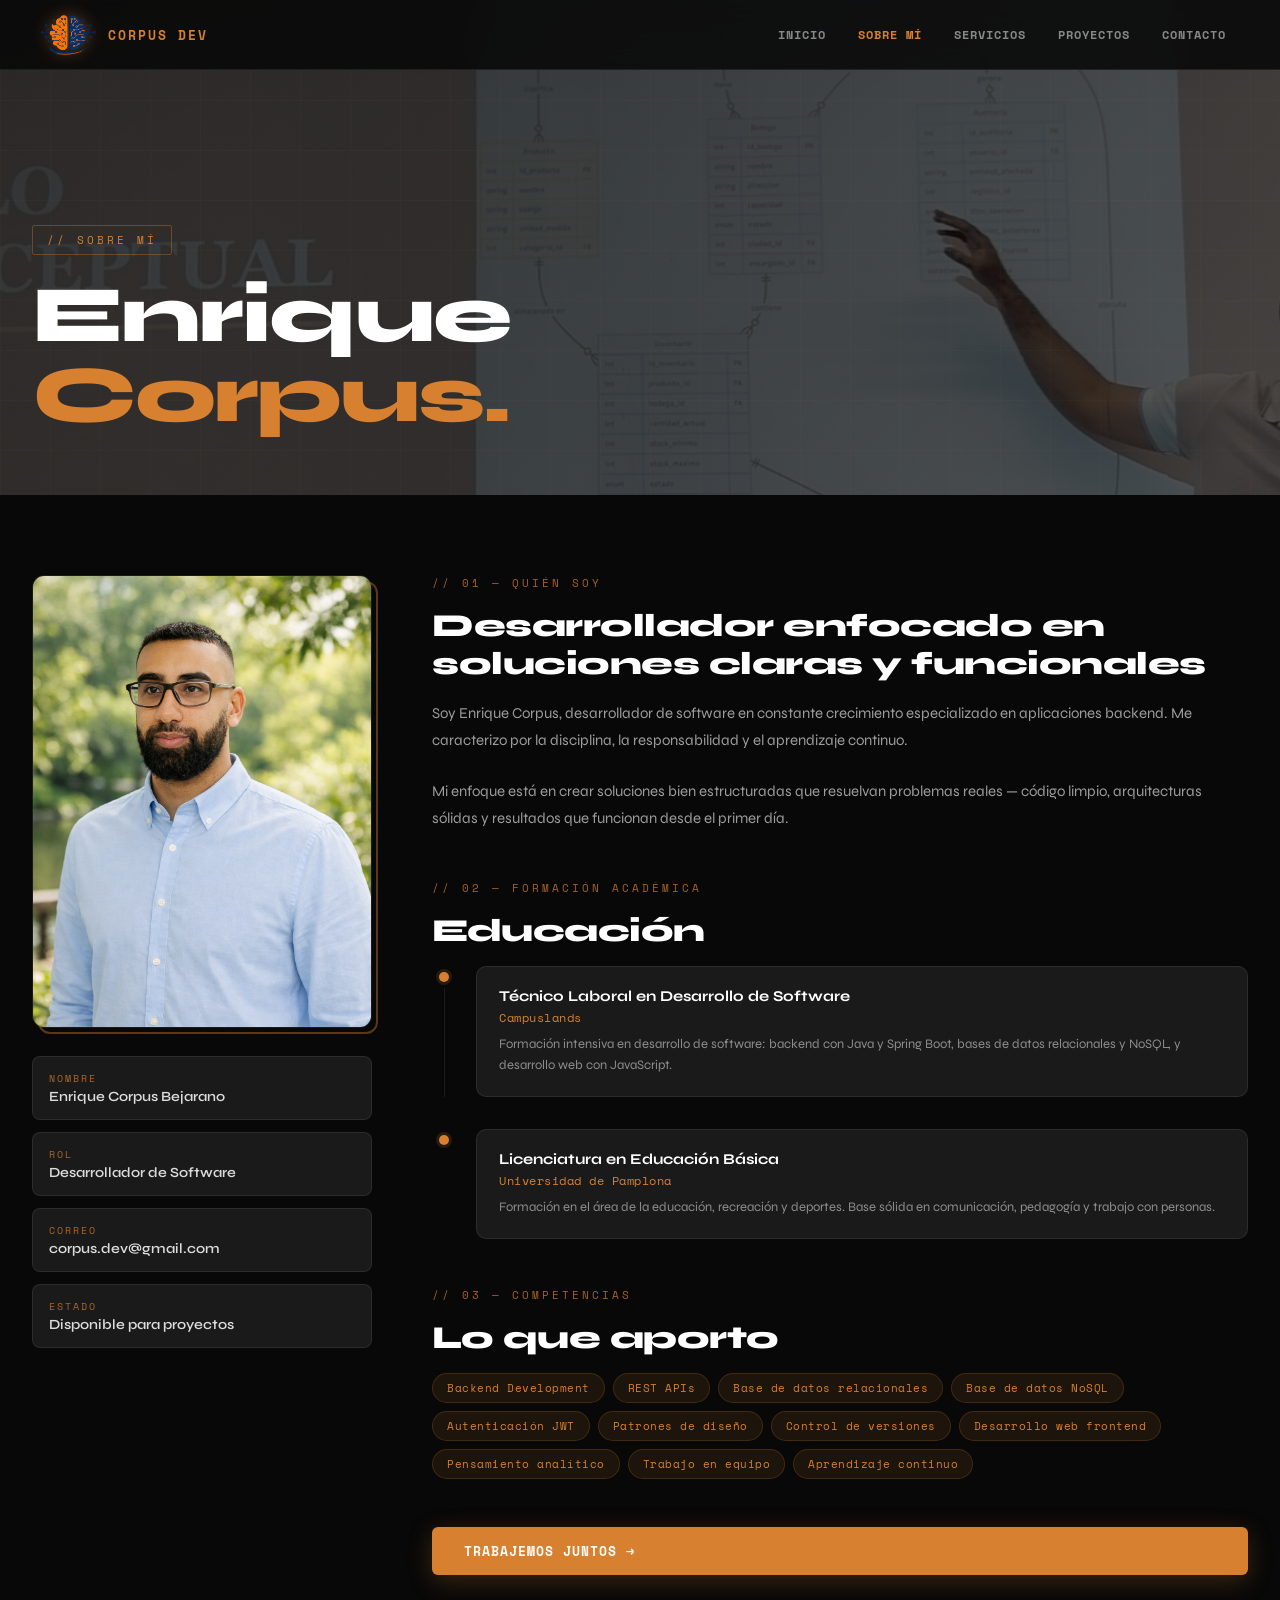
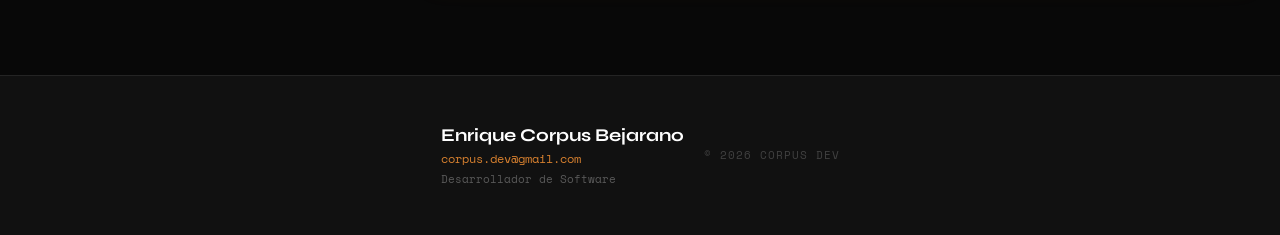
<file: pages/sobre_nosotros.html>
<!DOCTYPE html>
<html lang="es">
<head>
    <meta charset="UTF-8">
    <meta name="viewport" content="width=device-width, initial-scale=1.0">
    <title>Sobre Mí — Corpus Dev</title>
    <link rel="icon" type="image/png" href="../img/opcion3.png">
    <link rel="preconnect" href="https://fonts.googleapis.com">
    <link rel="preconnect" href="https://fonts.gstatic.com" crossorigin>
    <link href="https://fonts.googleapis.com/css2?family=Space+Mono:wght@400;700&family=Syne:wght@400;600;700;800&display=swap" rel="stylesheet">
    <style>
        :root {
            --naranja: #d7802f;
            --naranja-vivo: #f09040;
            --negro: #080808;
            --gris-oscuro: #111111;
            --gris-mid: #1a1a1a;
            --gris-borde: rgba(255,255,255,0.08);
            --blanco: #ffffff;
            --font-display: 'Syne', sans-serif;
            --font-mono: 'Space Mono', monospace;
        }

        *, *::before, *::after { box-sizing: border-box; margin: 0; padding: 0; }
        html { scroll-behavior: smooth; }
        body { background: var(--negro); color: var(--blanco); font-family: var(--font-display); overflow-x: hidden; }
        .container { max-width: 1280px; margin: 0 auto; padding: 0 32px; }

        /* HEADER */
        header {
            position: fixed; top: 0; left: 0; right: 0; z-index: 100;
            padding: 0 40px; height: 70px;
            display: flex; align-items: center; justify-content: space-between;
            background: rgba(8,8,8,0.85); backdrop-filter: blur(20px);
            border-bottom: 1px solid var(--gris-borde);
        }
        .logo-link { display: flex; align-items: center; gap: 12px; text-decoration: none; }
        .logo-img { height: 40px; width: auto; filter: drop-shadow(0 0 8px rgba(215,128,47,0.4)); transition: filter 0.3s; }
        .logo-img:hover { filter: drop-shadow(0 0 14px rgba(215,128,47,0.8)); }
        .logo-texto { font-family: var(--font-mono); font-size: 13px; font-weight: 700; color: var(--naranja); letter-spacing: 2px; }
        header nav { display: flex; align-items: center; gap: 4px; }
        header nav a {
            font-family: var(--font-mono); font-size: 12px; font-weight: 700;
            color: rgba(255,255,255,0.5); text-decoration: none;
            padding: 8px 14px; border-radius: 6px; letter-spacing: 1px;
            text-transform: uppercase; transition: color 0.2s, background 0.2s;
        }
        header nav a:hover { color: var(--naranja); background: rgba(215,128,47,0.08); }
        header nav a.active { color: var(--naranja); }

        /* HAMBURGER */
        .hamburger {
            display: none; flex-direction: column; justify-content: center;
            gap: 5px; width: 40px; height: 40px;
            background: none; border: 1px solid var(--gris-borde);
            border-radius: 8px; cursor: pointer; padding: 8px;
            transition: border-color 0.2s; z-index: 101;
        }
        .hamburger:hover { border-color: rgba(215,128,47,0.5); }
        .hamburger span { display: block; height: 2px; background: var(--blanco); border-radius: 2px; transition: transform 0.3s, opacity 0.3s, background 0.2s; }
        .hamburger.open span:nth-child(1) { transform: translateY(7px) rotate(45deg); background: var(--naranja); }
        .hamburger.open span:nth-child(2) { opacity: 0; }
        .hamburger.open span:nth-child(3) { transform: translateY(-7px) rotate(-45deg); background: var(--naranja); }

        /* MOBILE MENU */
        .mobile-menu {
            display: none; position: fixed;
            top: 70px; left: 0; right: 0;
            background: rgba(8,8,8,0.97); backdrop-filter: blur(20px);
            border-bottom: 1px solid var(--gris-borde);
            padding: 20px 24px 28px; flex-direction: column; gap: 4px;
            z-index: 99; transform: translateY(-10px); opacity: 0;
            transition: transform 0.3s, opacity 0.3s;
        }
        .mobile-menu.open { display: flex; transform: translateY(0); opacity: 1; }
        .mobile-menu a {
            font-family: var(--font-mono); font-size: 13px; font-weight: 700;
            color: rgba(255,255,255,0.6); text-decoration: none;
            padding: 14px 16px; border-radius: 8px; letter-spacing: 1px;
            text-transform: uppercase; border: 1px solid transparent;
            transition: color 0.2s, border-color 0.2s, background 0.2s;
        }
        .mobile-menu a:hover { color: var(--naranja); border-color: rgba(215,128,47,0.25); background: rgba(215,128,47,0.06); }
        .mobile-menu a.active { color: var(--naranja); }

        /* HERO */
        .page-hero {
            min-height: 55vh; display: flex; align-items: flex-end;
            padding: 0 0 60px; position: relative; overflow: hidden;
            background-image:
                linear-gradient(135deg, rgba(0,0,0,0.80), rgba(0,0,0,0.60)),
                url(../img/expo5.jpg.jpeg);
            background-size: cover; background-position: center center; background-attachment: fixed;
        }
        .page-hero::before {
            content: ''; position: absolute; inset: 0;
            background-image:
                linear-gradient(rgba(215,128,47,0.03) 1px, transparent 1px),
                linear-gradient(90deg, rgba(215,128,47,0.03) 1px, transparent 1px);
            background-size: 50px 50px;
        }
        .hero-inner { position: relative; z-index: 1; max-width: 1280px; margin: 0 auto; padding: 0 32px; width: 100%; }
        .hero-badge {
            font-family: var(--font-mono); font-size: 11px; color: var(--naranja);
            letter-spacing: 3px; text-transform: uppercase;
            border: 1px solid rgba(215,128,47,0.35); padding: 6px 14px;
            border-radius: 2px; display: inline-block; margin-bottom: 20px;
        }
        .page-hero h1 { font-size: clamp(40px, 7vw, 80px); font-weight: 800; letter-spacing: -2px; line-height: 1; }
        .page-hero h1 span { color: var(--naranja); }

        /* CONTENIDO */
        .sobre-body { padding: 80px 0 100px; }

        .sobre-grid {
            display: grid; grid-template-columns: 340px 1fr;
            gap: 60px; align-items: start;
        }

        .sobre-aside { position: sticky; top: 90px; }

        .foto-wrap { position: relative; margin-bottom: 28px; }
        .foto-wrap img {
            width: 100%; border-radius: 12px; object-fit: cover;
            object-position: center top; aspect-ratio: 3/4;
            display: block; border: 1px solid var(--gris-borde);
        }
        .foto-wrap::after {
            content: ''; position: absolute;
            bottom: -6px; right: -6px;
            width: 100%; height: 100%;
            border: 2px solid var(--naranja); border-radius: 12px;
            z-index: -1; opacity: 0.4;
        }

        .dato-lista { display: flex; flex-direction: column; gap: 12px; }
        .dato-item {
            display: flex; flex-direction: column; gap: 2px;
            padding: 14px 16px; background: var(--gris-mid);
            border: 1px solid var(--gris-borde); border-radius: 8px; transition: border-color 0.2s;
        }
        .dato-item:hover { border-color: rgba(215,128,47,0.3); }
        .dato-label { font-family: var(--font-mono); font-size: 10px; letter-spacing: 2px; text-transform: uppercase; color: var(--naranja); opacity: 0.75; }
        .dato-valor { font-size: 14px; font-weight: 600; color: rgba(255,255,255,0.85); }

        .sobre-content { display: flex; flex-direction: column; gap: 48px; }
        .sobre-block { display: flex; flex-direction: column; gap: 16px; }
        .block-label { font-family: var(--font-mono); font-size: 11px; letter-spacing: 3px; text-transform: uppercase; color: var(--naranja); opacity: 0.75; }
        .block-title { font-size: clamp(22px, 3vw, 32px); font-weight: 800; letter-spacing: -0.5px; line-height: 1.2; }
        .block-text { font-size: 15px; line-height: 1.8; color: rgba(255,255,255,0.6); }
        .block-text + .block-text { margin-top: 8px; }

        .timeline { display: flex; flex-direction: column; gap: 0; }
        .tl-item { display: grid; grid-template-columns: 24px 1fr; gap: 0 20px; padding-bottom: 32px; }
        .tl-item:last-child { padding-bottom: 0; }
        .tl-line { display: flex; flex-direction: column; align-items: center; }
        .tl-dot { width: 10px; height: 10px; border-radius: 50%; background: var(--naranja); flex-shrink: 0; margin-top: 6px; box-shadow: 0 0 0 3px rgba(215,128,47,0.15); }
        .tl-connector { width: 1px; flex: 1; background: var(--gris-borde); margin-top: 6px; }
        .tl-item:last-child .tl-connector { display: none; }
        .tl-card { background: var(--gris-mid); border: 1px solid var(--gris-borde); border-radius: 10px; padding: 20px 22px; transition: border-color 0.2s; }
        .tl-card:hover { border-color: rgba(215,128,47,0.3); }
        .tl-titulo { font-size: 15px; font-weight: 700; color: var(--blanco); margin-bottom: 4px; }
        .tl-inst { font-family: var(--font-mono); font-size: 12px; color: var(--naranja); margin-bottom: 8px; letter-spacing: 0.5px; }
        .tl-desc { font-size: 13px; color: rgba(255,255,255,0.5); line-height: 1.6; }

        .pills { display: flex; flex-wrap: wrap; gap: 8px; }
        .pill {
            font-family: var(--font-mono); font-size: 11px;
            background: rgba(215,128,47,0.1); color: var(--naranja);
            padding: 6px 14px; border-radius: 20px;
            border: 1px solid rgba(215,128,47,0.2); letter-spacing: 0.5px; transition: background 0.2s;
        }
        .pill:hover { background: rgba(215,128,47,0.2); }

        .btn-primary {
            background: var(--naranja); color: #fff;
            font-family: var(--font-mono); font-size: 13px; font-weight: 700;
            letter-spacing: 1px; text-transform: uppercase; text-decoration: none;
            padding: 14px 32px; border-radius: 6px; border: none; cursor: pointer;
            transition: background 0.2s, transform 0.2s; display: inline-block;
            box-shadow: 0 6px 24px rgba(215,128,47,0.25);
        }
        .btn-primary:hover { background: var(--naranja-vivo); transform: translateY(-3px); }

        /* FOOTER */
        #footer { background: var(--gris-oscuro); border-top: 1px solid var(--gris-borde); padding: 48px 32px; display: flex; align-items: center; justify-content: center; }
        #footer .container { display: flex; justify-content: space-between; align-items: center; flex-wrap: wrap; gap: 20px; }
        .footer-info { display: flex; flex-direction: column; gap: 4px; }
        .footer-info h3 { font-size: 18px; font-weight: 700; }
        .footer-info a { font-family: var(--font-mono); font-size: 12px; color: var(--naranja); text-decoration: none; }
        .footer-info p { font-family: var(--font-mono); font-size: 11px; color: rgba(255,255,255,0.3); }
        .footer-copy { font-family: var(--font-mono); font-size: 11px; color: rgba(255,255,255,0.2); letter-spacing: 1px; }

        /* RESPONSIVE */
        @media (max-width: 900px) {
            header { padding: 0 20px; }
            header nav { display: none; }
            .hamburger { display: flex; }
            .sobre-grid { grid-template-columns: 1fr; }
            .sobre-aside { position: static; }
            .foto-wrap img { aspect-ratio: 1/1; max-width: 320px; }
        }

        @media (max-width: 768px) {
            .page-hero { background-attachment: scroll; }
            .logo-texto { display: none; }
        }

        @media (max-width: 600px) {
            .foto-wrap img { max-width: 240px; }
            .container { padding: 0 20px; }
        }
    </style>
</head>
<body>

    <header>
        <a href="../index.html" class="logo-link">
            <img src="../img/opcion3.png" alt="Corpus Dev Logo" class="logo-img">
            <span class="logo-texto">CORPUS DEV</span>
        </a>
        <nav>
            <a href="../index.html">Inicio</a>
            <a href="./sobre_nosotros.html" class="active">Sobre Mí</a>
            <a href="./servicios.html">Servicios</a>
            <a href="./proyectos.html">Proyectos</a>
            <a href="./contacto.html">Contacto</a>
        </nav>
        <button class="hamburger" id="hamburger" aria-label="Abrir menú">
            <span></span><span></span><span></span>
        </button>
    </header>

    <nav class="mobile-menu" id="mobileMenu">
        <a href="../index.html" onclick="closeMobileMenu()">Inicio</a>
        <a href="./sobre_nosotros.html" class="active" onclick="closeMobileMenu()">Sobre Mí</a>
        <a href="./servicios.html" onclick="closeMobileMenu()">Servicios</a>
        <a href="./proyectos.html" onclick="closeMobileMenu()">Proyectos</a>
        <a href="./contacto.html" onclick="closeMobileMenu()">Contacto</a>
    </nav>

    <section class="page-hero">
        <div class="hero-inner">
            <span class="hero-badge">// Sobre mí</span>
            <h1>Enrique<br><span>Corpus.</span></h1>
        </div>
    </section>

    <section class="sobre-body">
        <div class="container">
            <div class="sobre-grid">
                <aside class="sobre-aside">
                    <div class="foto-wrap">
                        <img src="../img/fotoPerfil.png" alt="Enrique Corpus Bejarano">
                    </div>
                    <div class="dato-lista">
                        <div class="dato-item"><span class="dato-label">Nombre</span><span class="dato-valor">Enrique Corpus Bejarano</span></div>
                        <div class="dato-item"><span class="dato-label">Rol</span><span class="dato-valor">Desarrollador de Software</span></div>
                        <div class="dato-item"><span class="dato-label">Correo</span><span class="dato-valor">corpus.dev@gmail.com</span></div>
                        <div class="dato-item"><span class="dato-label">Estado</span><span class="dato-valor">Disponible para proyectos</span></div>
                    </div>
                </aside>

                <div class="sobre-content">
                    <div class="sobre-block">
                        <span class="block-label">// 01 — Quién soy</span>
                        <h2 class="block-title">Desarrollador enfocado en soluciones claras y funcionales</h2>
                        <p class="block-text">Soy Enrique Corpus, desarrollador de software en constante crecimiento especializado en aplicaciones backend. Me caracterizo por la disciplina, la responsabilidad y el aprendizaje continuo.</p>
                        <p class="block-text">Mi enfoque está en crear soluciones bien estructuradas que resuelvan problemas reales — código limpio, arquitecturas sólidas y resultados que funcionan desde el primer día.</p>
                    </div>

                    <div class="sobre-block">
                        <span class="block-label">// 02 — Formación académica</span>
                        <h2 class="block-title">Educación</h2>
                        <div class="timeline">
                            <div class="tl-item">
                                <div class="tl-line"><div class="tl-dot"></div><div class="tl-connector"></div></div>
                                <div class="tl-card">
                                    <p class="tl-titulo">Técnico Laboral en Desarrollo de Software</p>
                                    <p class="tl-inst">Campuslands</p>
                                    <p class="tl-desc">Formación intensiva en desarrollo de software: backend con Java y Spring Boot, bases de datos relacionales y NoSQL, y desarrollo web con JavaScript.</p>
                                </div>
                            </div>
                            <div class="tl-item">
                                <div class="tl-line"><div class="tl-dot"></div><div class="tl-connector"></div></div>
                                <div class="tl-card">
                                    <p class="tl-titulo">Licenciatura en Educación Básica</p>
                                    <p class="tl-inst">Universidad de Pamplona</p>
                                    <p class="tl-desc">Formación en el área de la educación, recreación y deportes. Base sólida en comunicación, pedagogía y trabajo con personas.</p>
                                </div>
                            </div>
                        </div>
                    </div>

                    <div class="sobre-block">
                        <span class="block-label">// 03 — Competencias</span>
                        <h2 class="block-title">Lo que aporto</h2>
                        <div class="pills">
                            <span class="pill">Backend Development</span>
                            <span class="pill">REST APIs</span>
                            <span class="pill">Base de datos relacionales</span>
                            <span class="pill">Base de datos NoSQL</span>
                            <span class="pill">Autenticación JWT</span>
                            <span class="pill">Patrones de diseño</span>
                            <span class="pill">Control de versiones</span>
                            <span class="pill">Desarrollo web frontend</span>
                            <span class="pill">Pensamiento analítico</span>
                            <span class="pill">Trabajo en equipo</span>
                            <span class="pill">Aprendizaje continuo</span>
                        </div>
                    </div>

                    <a href="./contacto.html" class="btn-primary">Trabajemos juntos →</a>
                </div>
            </div>
        </div>
    </section>

    <footer id="footer">
        <div class="container">
            <div class="footer-info">
                <h3>Enrique Corpus Bejarano</h3>
                <a href="mailto:corpus.dev@gmail.com">corpus.dev@gmail.com</a>
                <p>Desarrollador de Software</p>
            </div>
            <span class="footer-copy">© 2026 CORPUS DEV</span>
        </div>
    </footer>

    <script>
        const hamburger = document.getElementById('hamburger');
        const mobileMenu = document.getElementById('mobileMenu');
        hamburger.addEventListener('click', () => {
            const isOpen = mobileMenu.classList.toggle('open');
            hamburger.classList.toggle('open', isOpen);
            hamburger.setAttribute('aria-label', isOpen ? 'Cerrar menú' : 'Abrir menú');
        });
        function closeMobileMenu() {
            mobileMenu.classList.remove('open');
            hamburger.classList.remove('open');
        }
        document.addEventListener('click', (e) => {
            if (!hamburger.contains(e.target) && !mobileMenu.contains(e.target)) closeMobileMenu();
        });
    </script>
</body>
</html>
</file>
